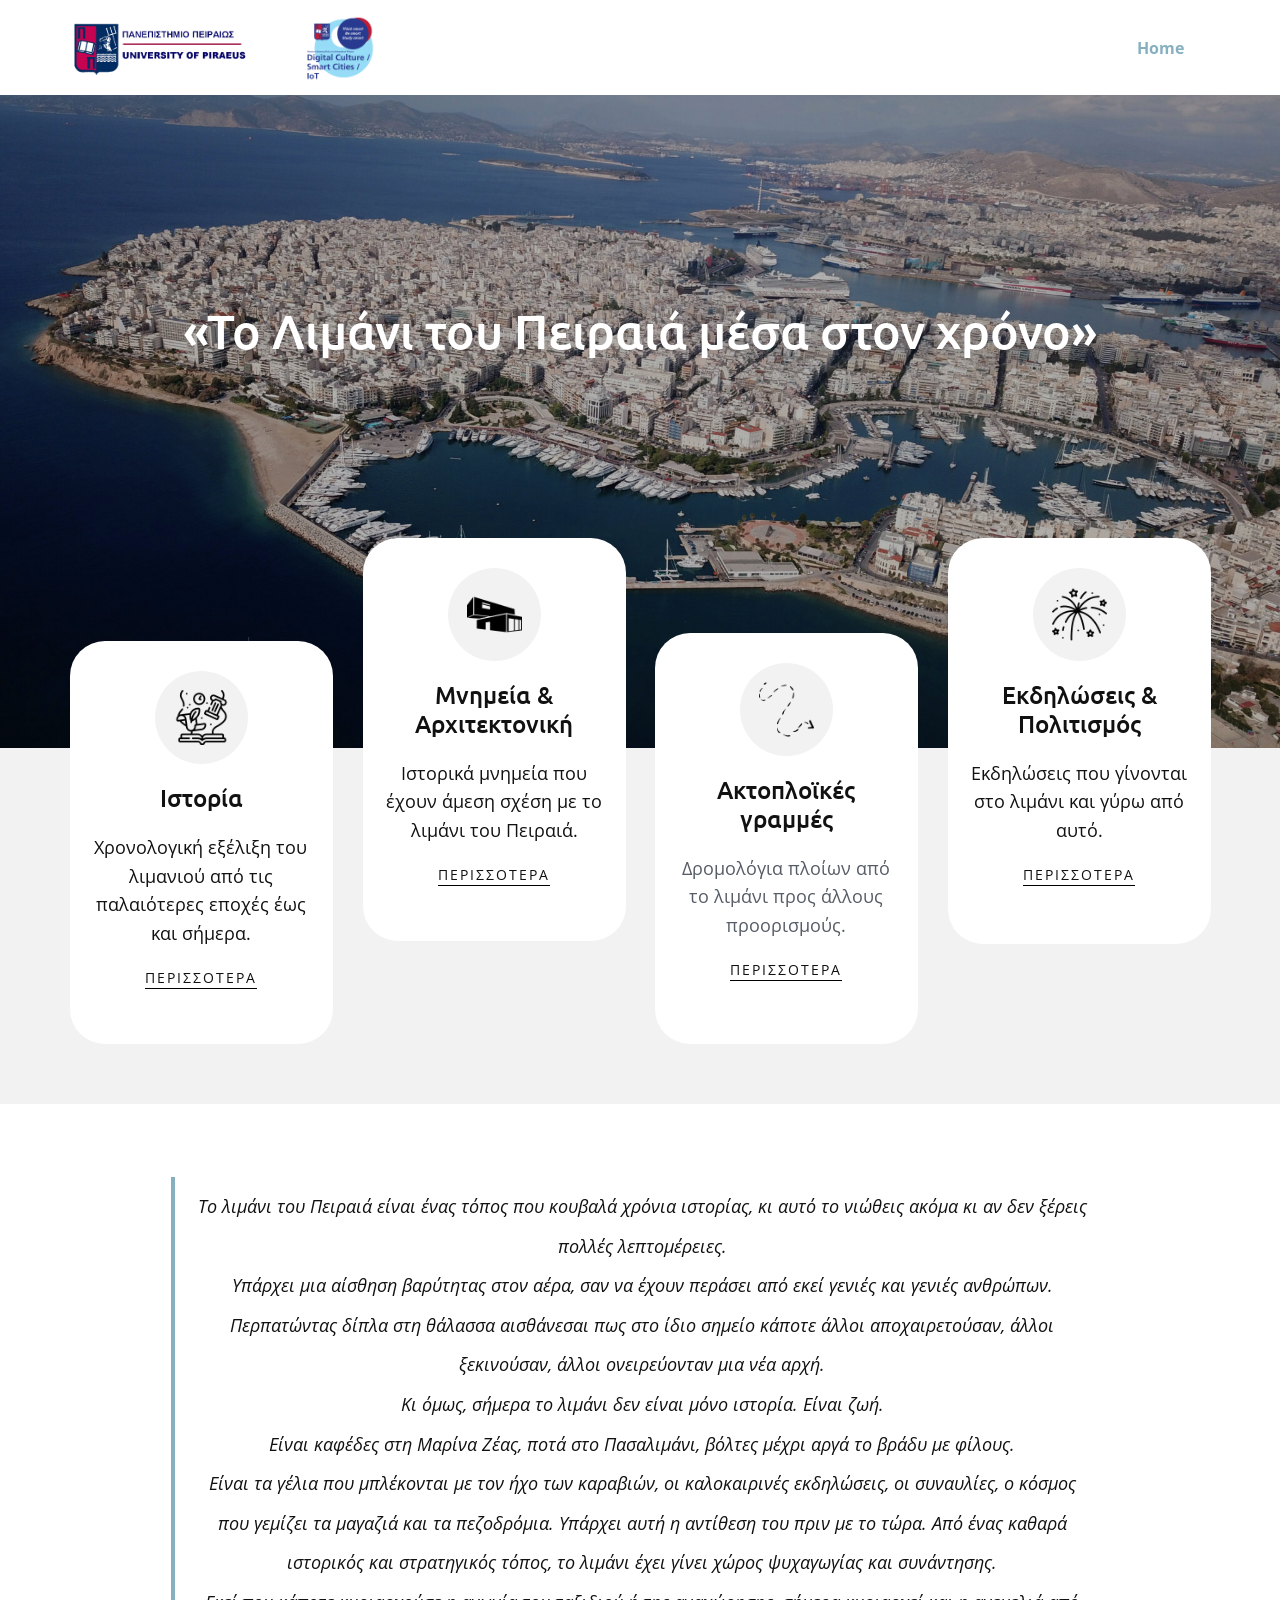
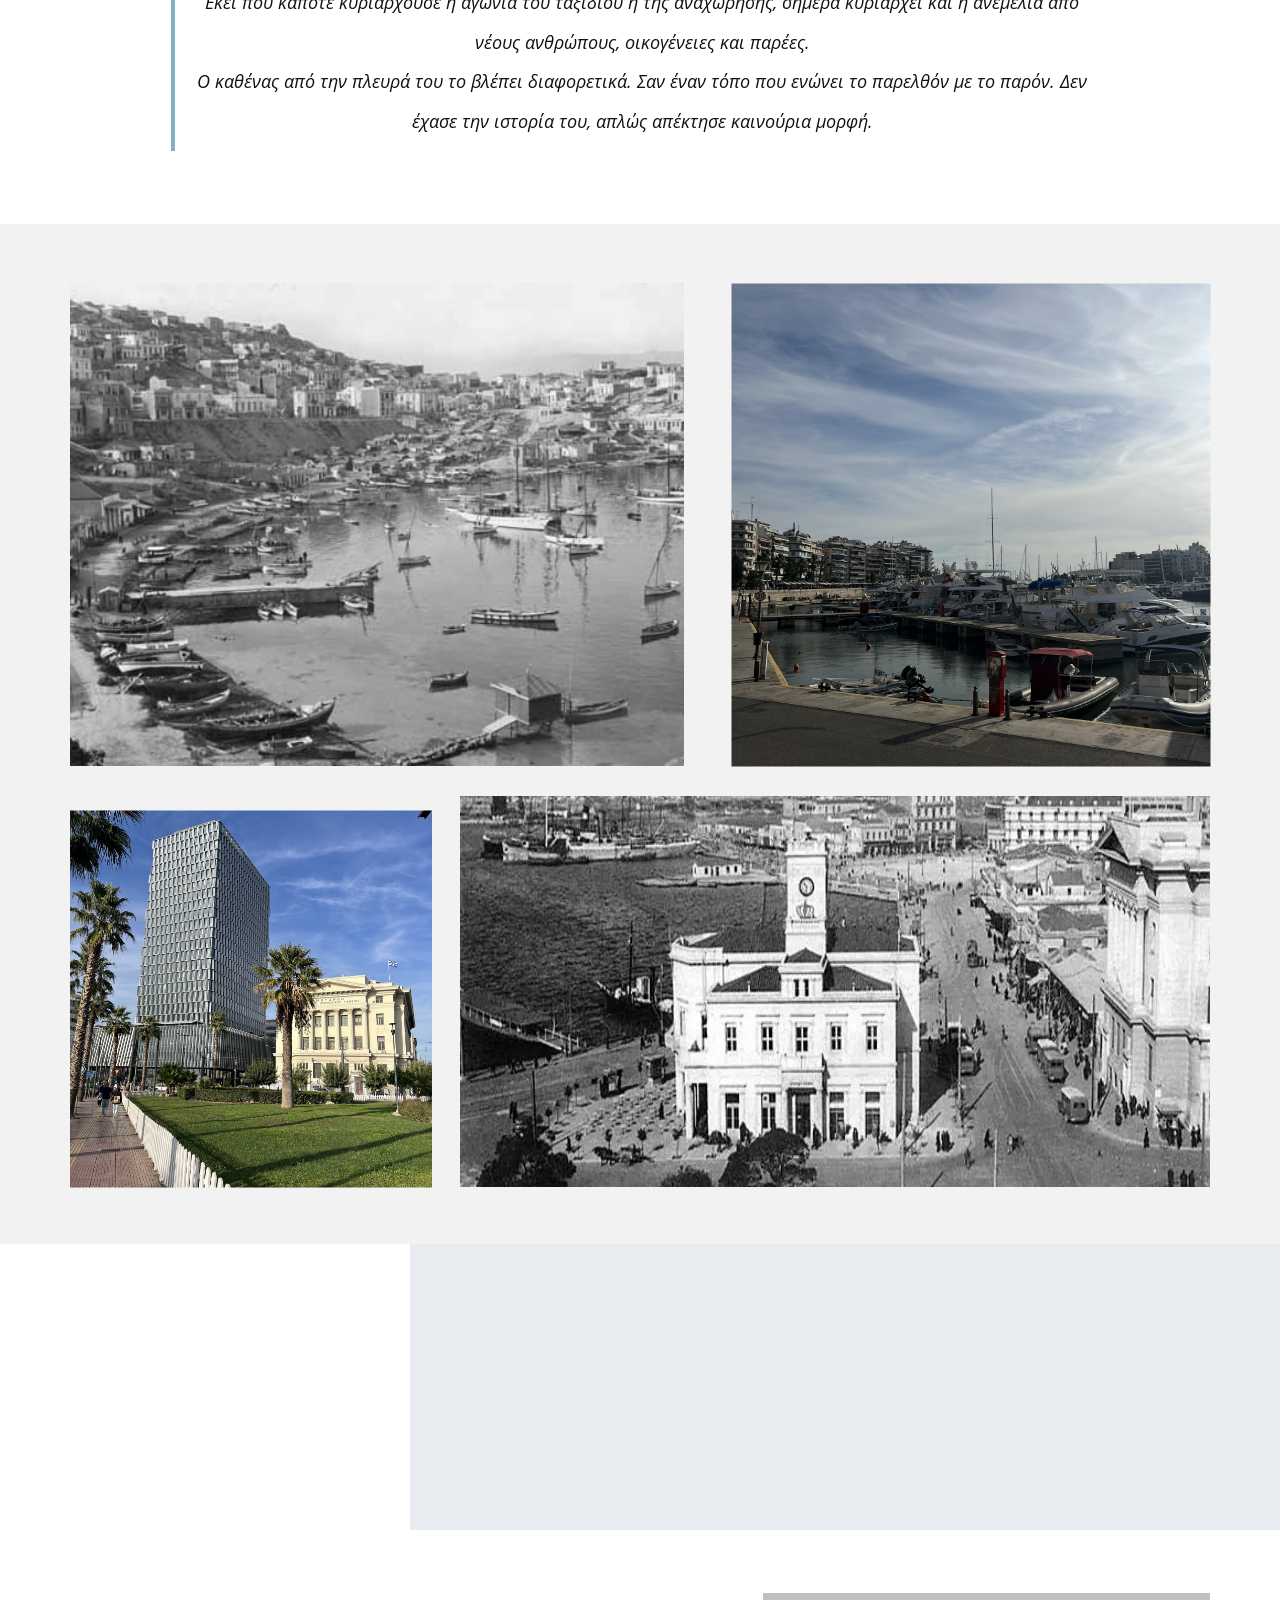
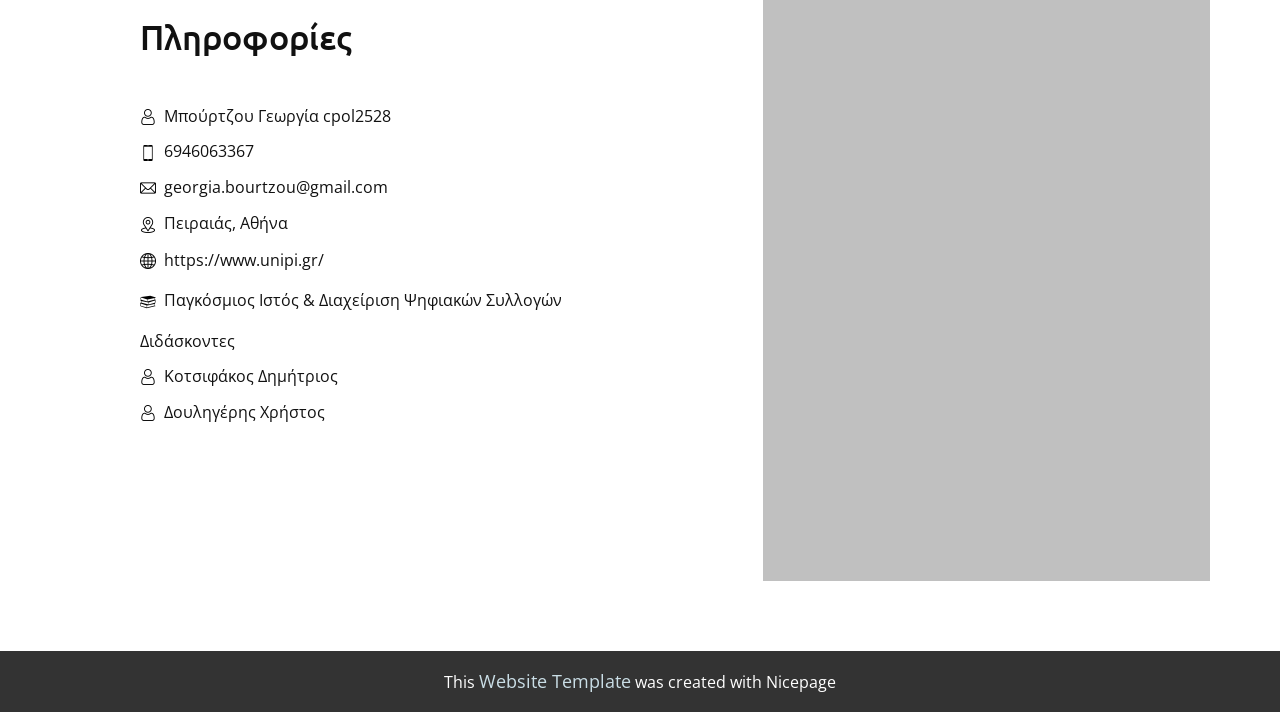
<file: index.html>
<!DOCTYPE html>
<html style="font-size: 16px;" lang="en"><head>
    <meta name="viewport" content="width=device-width, initial-scale=1.0">
    <meta charset="utf-8">
    <meta name="keywords" content="Smart Home, About Smart Home​, Manage Everything, ​Ready to build a smarter home?​, ​About Smart Homes, ​What People Say?, ​        Our Works, ​All devices sync together at your home, Our Tea​m, Facts &amp;amp; Questions">
    <meta name="description" content="">
    <title>Home</title>
    <link rel="stylesheet" href="nicepage.css" media="screen">
<link rel="stylesheet" href="index.css" media="screen">
    <script class="u-script" type="text/javascript" src="jquery.js" defer=""></script>
    <script class="u-script" type="text/javascript" src="nicepage.js" defer=""></script>
    <meta name="generator" content="Nicepage 8.3.6, nicepage.com">
    
    
    
    
    
    
    <link id="u-page-google-font" rel="stylesheet" href="https://fonts.googleapis.com/css2?display=swap&amp;family=Ubuntu:ital,wght@0,300;0,400;0,500;0,700;1,300;1,400;1,500;1,700&amp;family=Open+Sans:ital,wght@0,300;0,400;0,500;0,600;0,700;0,800;1,300;1,400;1,500;1,600;1,700;1,800">
    <script type="application/ld+json">{
		"@context": "http://schema.org",
		"@type": "Organization",
		"name": "WebSite6601394",
		"logo": "images/unipi.png"
}</script>
    <meta name="theme-color" content="#86afc0">
    <meta property="og:title" content="Home">
    <meta property="og:type" content="website">
  <meta data-intl-tel-input-cdn-path="intlTelInput/"></head>
  <body data-home-page="Home.html" data-home-page-title="Home" data-path-to-root="./" data-include-products="false" class="u-body u-clearfix u-xl-mode" data-lang="en"><header class="u-clearfix u-header u-header" id="header"><div class="u-clearfix u-sheet u-valign-middle-lg u-valign-middle-md u-valign-middle-sm u-valign-middle-xs u-sheet-1">
        <a href="https://www.unipi.gr/" class="u-image u-logo u-image-1" data-image-width="871" data-image-height="312">
          <img src="images/unipi.png" class="u-logo-image u-logo-image-1" title="UNIPI">
        </a>
        <nav class="u-menu u-menu-one-level u-offcanvas u-menu-1" role="navigation" data-responsive-from="MD">
          <div class="menu-collapse" style="font-size: 1rem; letter-spacing: 0px; font-weight: 700;">
            <a class="u-button-style u-custom-active-border-color u-custom-active-color u-custom-border u-custom-border-color u-custom-borders u-custom-color u-custom-hover-border-color u-custom-hover-color u-custom-left-right-menu-spacing u-custom-padding-bottom u-custom-text-active-color u-custom-text-color u-custom-text-decoration u-custom-text-hover-color u-custom-text-shadow u-custom-top-bottom-menu-spacing u-hamburger-link u-nav-link u-text-active-palette-1-base u-text-hover-palette-2-base" href="#" tabindex="-1" aria-label="Open menu" aria-controls="d03b">
              <svg class="u-svg-link" viewBox="0 0 24 24"><use xlink:href="#menu-hamburger"></use></svg>
              <svg class="u-svg-content" version="1.1" id="menu-hamburger" viewBox="0 0 16 16" x="0px" y="0px" xmlns:xlink="http://www.w3.org/1999/xlink" xmlns="http://www.w3.org/2000/svg"><g><rect y="1" width="16" height="2"></rect><rect y="7" width="16" height="2"></rect><rect y="13" width="16" height="2"></rect>
</g></svg>
            </a>
          </div>
          <div class="u-custom-menu u-nav-container">
            <ul role="menubar" class="u-nav u-spacing-20 u-unstyled u-nav-1"><li role="none" class="u-nav-item"><a role="menuitem" class="u-border-active-palette-1-base u-border-hover-palette-1-base u-border-no-bottom u-border-no-left u-border-no-right u-border-no-top u-button-style u-nav-link u-text-active-palette-1-base u-text-grey-90 u-text-hover-palette-2-base u-nav-link-2" href="./">Home</a>
</li></ul>
          </div>
          <div class="u-custom-menu u-nav-container-collapse" id="d03b" role="region" aria-label="Menu panel">
            <div class="u-black u-container-style u-inner-container-layout u-opacity u-opacity-95 u-sidenav">
              <div class="u-inner-container-layout u-sidenav-overflow">
                <div class="u-menu-close" tabindex="-1" aria-label="Close menu"></div>
                <ul class="u-align-center u-nav u-popupmenu-items u-unstyled u-nav-2" role="menubar"><li role="none" class="u-nav-item"><a role="menuitem" class="u-button-style u-nav-link" href="./">Home</a>
</li></ul>
              </div>
            </div>
            <div class="u-black u-menu-overlay u-opacity u-opacity-70"></div>
          </div>
          <style class="menu-style">@media (max-width: 939px) {
                    [data-responsive-from="MD"] .u-nav-container {
                        display: none;
                    }
                    [data-responsive-from="MD"] .menu-collapse {
                        display: block;
                    }
                }</style>
        </nav>
        <a href="https://cs.unipi.gr/cs-psipol/dc/" class="u-image u-logo u-image-2" data-image-width="960" data-image-height="600">
          <img src="images/DigitalCulture.png" class="u-logo-image u-logo-image-2" title="UNIPI-PSIPOL">
        </a>
      </div></header>
    <section class="u-align-center u-clearfix u-container-align-center u-grey-5 u-valign-top-lg u-valign-top-xl u-section-1" src="" id="carousel_3dba">
      <div class="u-container-align-center u-container-style u-expanded-width u-group u-image u-shading u-image-1" data-image-width="2048" data-image-height="1152">
        <div class="u-container-layout u-valign-top u-container-layout-1">
          <h2 class="u-align-center u-text u-text-default u-text-1">«Το Λιμάνι του Πειραιά μέσα στον χρόνο» </h2>
        </div>
      </div>
      <div class="data-layout-selected u-clearfix u-gutter-30 u-layout-wrap u-layout-wrap-1">
        <div class="u-layout">
          <div class="u-layout-row">
            <div class="u-size-15 u-size-30-md">
              <div class="u-layout-col">
                <div class="u-container-style u-hidden-sm u-hidden-xs u-layout-cell u-size-20 u-layout-cell-1">
                  <div class="u-container-layout u-container-layout-2"></div>
                </div>
                <div class="u-align-center u-container-align-center u-container-style u-layout-cell u-radius u-shape-round u-size-40 u-white u-layout-cell-2" data-animation-name="customAnimationIn" data-animation-duration="1500" data-animation-delay="250">
                  <div class="u-container-layout u-valign-top u-container-layout-3"><span class="u-align-center u-file-icon u-grey-5 u-icon u-icon-circle u-icon-1" data-animation-name="" data-animation-duration="0" data-animation-delay="0" data-animation-direction=""><img src="images/10278074.png" alt=""></span>
                    <h4 class="u-align-center u-text u-text-2"> Ιστορία</h4>
                    <p class="u-align-center u-text u-text-3">Χρονολογική εξέλιξη του λιμανιού από τις παλαιότερες εποχές έως και σήμερα.</p>
                    <a href="Ιστορία.html" data-page-id="414428850" class="u-active-none u-align-center u-border-1 u-border-active-grey-60 u-border-black u-border-hover-grey-60 u-border-no-left u-border-no-right u-border-no-top u-btn u-button-style u-hover-none u-none u-text-body-color u-btn-1" title="History">Περισσοτερα</a>
                  </div>
                </div>
              </div>
            </div>
            <div class="u-size-15 u-size-30-md">
              <div class="u-layout-col">
                <div class="u-align-center u-container-align-center u-container-style u-layout-cell u-radius u-shape-round u-size-40 u-white u-layout-cell-3" data-animation-name="customAnimationIn" data-animation-duration="1500" data-animation-delay="250">
                  <div class="u-container-layout u-valign-top u-container-layout-4"><span class="u-align-center u-file-icon u-grey-5 u-icon u-icon-circle u-icon-2" data-animation-name="" data-animation-duration="0" data-animation-delay="0" data-animation-direction=""><img src="images/47579.png" alt=""></span>
                    <h4 class="u-align-center u-text u-text-4">Μνημεία &amp; Αρχιτεκτονική</h4>
                    <p class="u-align-center u-text u-text-5">Ιστορικά μνημεία που έχουν άμεση σχέση με το λιμάνι του Πειραιά.</p>
                    <a href="Μνημεία.html" data-page-id="34376613" class="u-active-none u-align-center u-border-1 u-border-active-grey-60 u-border-black u-border-hover-grey-60 u-border-no-left u-border-no-right u-border-no-top u-btn u-button-style u-hover-none u-none u-text-body-color u-btn-2" title="Μνημεία">ΠΕΡΙΣΣΟΤΕΡΑ </a>
                  </div>
                </div>
                <div class="u-container-style u-hidden-sm u-hidden-xs u-layout-cell u-size-20 u-layout-cell-4">
                  <div class="u-container-layout u-container-layout-5"></div>
                </div>
              </div>
            </div>
            <div class="u-size-15 u-size-30-md">
              <div class="u-layout-col">
                <div class="u-container-style u-hidden-sm u-hidden-xs u-layout-cell u-size-20 u-layout-cell-5">
                  <div class="u-container-layout u-container-layout-6"></div>
                </div>
                <div class="u-align-center u-container-align-center u-container-style u-layout-cell u-radius u-shape-round u-size-40 u-white u-layout-cell-6" data-animation-name="customAnimationIn" data-animation-duration="1500" data-animation-delay="250">
                  <div class="u-container-layout u-valign-top u-container-layout-7"><span class="u-align-center u-file-icon u-grey-5 u-icon u-icon-circle u-icon-3" data-animation-name="" data-animation-duration="0" data-animation-delay="0" data-animation-direction=""><img src="images/64787.png" alt=""></span>
                    <h4 class="u-align-center u-text u-text-6">Ακτοπλοϊκές γραμμές </h4>
                    <p class="u-align-center u-text u-text-palette-5-dark-2 u-text-7">Δρομολόγια πλοίων από το λιμάνι προς άλλους προορισμούς.</p>
                    <a href="Ακτοπλοϊκές-γραμμές.html" data-page-id="279202391" class="u-active-none u-align-center u-border-1 u-border-active-grey-60 u-border-black u-border-hover-grey-60 u-border-no-left u-border-no-right u-border-no-top u-btn u-button-style u-hover-none u-none u-text-body-color u-btn-3" title="Ακτοπλοϊκές γραμμές">ΠΕΡΙΣΣΟΤΕΡΑ</a>
                  </div>
                </div>
              </div>
            </div>
            <div class="u-size-15 u-size-30-md">
              <div class="u-layout-col">
                <div class="u-align-center u-container-align-center u-container-style u-layout-cell u-radius u-shape-round u-size-40 u-white u-layout-cell-7" data-animation-name="customAnimationIn" data-animation-duration="1500" data-animation-delay="250">
                  <div class="u-container-layout u-valign-top u-container-layout-8"><span class="u-align-center u-file-icon u-grey-5 u-icon u-icon-circle u-icon-4" data-animation-name="" data-animation-duration="0" data-animation-delay="0" data-animation-direction=""><img src="images/2963356.png" alt=""></span>
                    <h4 class="u-align-center u-text u-text-8"> Εκδηλώσεις &amp; Πολιτισμός</h4>
                    <p class="u-align-center u-text u-text-9">Εκδηλώσεις που γίνονται στο λιμάνι και γύρω από αυτό.</p>
                    <a href="Εκδηλώσεις.html" data-page-id="141017225" class="u-active-none u-align-center u-border-1 u-border-active-grey-60 u-border-black u-border-hover-grey-60 u-border-no-left u-border-no-right u-border-no-top u-btn u-button-style u-hover-none u-none u-text-body-color u-btn-4" title="Εκδηλώσεις">ΠΕΡΙΣΣΟΤΕΡΑ</a>
                  </div>
                </div>
                <div class="u-container-style u-hidden-sm u-hidden-xs u-layout-cell u-size-20 u-layout-cell-8">
                  <div class="u-container-layout u-container-layout-9"></div>
                </div>
              </div>
            </div>
          </div>
        </div>
      </div>
    </section>
    <section class="u-align-center u-clearfix u-container-align-center u-section-2" id="block-5">
      <div class="u-clearfix u-sheet u-valign-middle u-sheet-1">
        <blockquote class="u-align-center u-text u-text-1"> Το λιμάνι του Πειραιά είναι ένας τόπος που κουβαλά χρόνια ιστορίας, κι αυτό το νιώθεις ακόμα κι αν δεν ξέρεις πολλές λεπτομέρειες.<br>Υπάρχει μια αίσθηση βαρύτητας στον αέρα, σαν να έχουν περάσει από εκεί γενιές και γενιές ανθρώπων.<br>Περπατώντας δίπλα στη θάλασσα  αισθάνεσαι πως στο ίδιο σημείο κάποτε άλλοι αποχαιρετούσαν, άλλοι ξεκινούσαν, άλλοι ονειρεύονταν μια νέα αρχή.<br>Κι όμως, σήμερα το λιμάνι δεν είναι μόνο ιστορία. Είναι ζωή.<br>Είναι καφέδες στη Μαρίνα Ζέας, ποτά στο Πασαλιμάνι, βόλτες μέχρι αργά το βράδυ με φίλους.<br>Είναι τα γέλια που μπλέκονται με τον ήχο των καραβιών, οι καλοκαιρινές εκδηλώσεις, οι συναυλίες, ο κόσμος που γεμίζει τα μαγαζιά και τα πεζοδρόμια.
Υπάρχει αυτή η αντίθεση του πριν με το τώρα. Από ένας καθαρά ιστορικός και στρατηγικός τόπος, το λιμάνι έχει γίνει χώρος ψυχαγωγίας και συνάντησης.<br>Εκεί που κάποτε κυριαρχούσε η αγωνία του ταξιδιού ή της αναχώρησης, σήμερα κυριαρχεί και η ανεμελιά από νέους ανθρώπους, οικογένειες και παρέες.<br>Ο καθένας από την πλευρά του το βλέπει διαφορετικά. Σαν έναν τόπο που ενώνει το παρελθόν με το παρόν. Δεν έχασε την ιστορία του, απλώς απέκτησε καινούρια μορφή.<br>
        </blockquote>
      </div>
    </section>
    <section class="u-clearfix u-color-var u-section-3" id="block-6">
      <div class="u-clearfix u-sheet u-valign-middle-lg u-valign-middle-md u-valign-middle-sm u-valign-middle-xs u-sheet-1">
        <div class="data-layout-selected u-align-left u-clearfix u-expanded-width u-gutter-30 u-layout-wrap u-layout-wrap-1">
          <div class="u-layout">
            <div class="u-layout-col">
              <div class="u-size-30">
                <div class="u-layout-row">
                  <div class="u-container-align-center u-container-style u-image u-layout-cell u-size-33 u-image-1" data-image-width="500" data-image-height="398">
                    <div class="u-container-layout u-container-layout-1"></div>
                  </div>
                  <div class="u-container-style u-layout-cell u-size-27 u-layout-cell-2">
                    <div class="u-container-layout u-container-layout-2">
                      <div class="u-rotation-parent u-rotation-parent-1">
                        <img class="u-image u-image-default u-image-2" src="images/IMG_5073.jpeg" alt="" data-image-width="3024" data-image-height="4032">
                      </div>
                    </div>
                  </div>
                </div>
              </div>
              <div class="u-size-30">
                <div class="u-layout-row">
                  <div class="u-container-style u-layout-cell u-size-20 u-layout-cell-3">
                    <div class="u-container-layout u-valign-bottom-xl u-container-layout-3">
                      <div class="u-rotation-parent u-rotation-parent-2">
                        <img class="u-image u-image-default u-image-3" src="images/IMG_5076.jpeg" alt="" data-image-width="3024" data-image-height="4032">
                      </div>
                    </div>
                  </div>
                  <div class="u-container-style u-image u-layout-cell u-size-40 u-image-4" data-image-width="750" data-image-height="500">
                    <div class="u-container-layout u-container-layout-4"></div>
                  </div>
                </div>
              </div>
            </div>
          </div>
        </div>
        <p class="u-text u-text-default u-text-1">Image from <a href="freepik.com" class="u-active-none u-border-none u-btn u-button-link u-button-style u-hover-none u-none u-text-grey-40 u-btn-1">Freepik</a>
        </p>
      </div>
    </section>
    <section class="u-clearfix u-white u-section-4" id="sec-4709">
      <div class="u-opacity u-opacity-75 u-palette-5-light-2 u-shape u-shape-rectangle u-shape-1"></div>
      <div class="u-grey-25 u-shape u-shape-rectangle u-shape-2"></div>
      <div class="data-layout-selected u-clearfix u-gutter-10 u-layout-wrap u-layout-wrap-1">
        <div class="u-gutter-0 u-layout">
          <div class="u-layout-row">
            <div class="u-align-left u-container-align-left u-container-style u-layout-cell u-left-cell u-size-30 u-layout-cell-1">
              <div class="u-container-layout u-container-layout-1"><span class="u-file-icon u-icon u-icon-1" title="Ονομάζομαι Μπούρτζου Γεωργία και παρακολουθώ το μεταπτυχιακό πρόγραμμα σπουδών «Ψηφιακός Πολιτισμός, Έξυπνες Πόλεις, IoT και Προηγμένες Ψηφιακές Τεχνολογίες», στην κατεύθυνση του Ψηφιακού Πολιτισμού.  Η παρούσα ψηφιακή εργασία έχει ως στόχο να παρουσιάσει την ιστορική εξέλιξη του λιμένα του Πειραιά και τον τρόπο με τον οποίο εξελίχθηκε από έναν χώρο μεταφοράς εμπορευμάτων και επιβατών σε έναν πολυλειτουργικό χώρο με σημαντικό ρόλο στην οικονομική, κοινωνική και πολιτιστική ζωή της πόλης.  Μέσα από μια διαδραστική ιστοσελίδα παρουσιάζονται η ιστορία του λιμανιού, σημαντικά σημεία ενδιαφέροντος της περιοχής και ένας διαδραστικός χάρτης που απεικονίζει τη ναυτιλιακή δραστηριότητα και τις θαλάσσιες συνδέσεις του Πειραιά." data-animation-name="fadeIn" data-animation-duration="1000" data-animation-delay="0"><img src="images/1076337.png" alt=""></span>
                <h3 class="u-text u-text-default u-text-1">Πληροφορίες</h3>
                <p class="u-text u-text-2"><span class="u-file-icon u-icon"><img src="images/1077063.png" alt=""></span>&nbsp; Μπούρτζου Γεωργία cpol2528
                </p>
                <p class="u-text u-text-3"><span class="u-file-icon u-icon"><img src="images/15874.png" alt=""></span>&nbsp; 6946063367
                </p>
                <p class="u-text u-text-4"><span class="u-file-icon u-icon"><img src="images/646094.png" alt=""></span>&nbsp; georgia.bourtzou@gmail.com
                </p>
                <p class="u-text u-text-5"><span class="u-file-icon u-icon"><img src="images/535239.png" alt=""></span>&nbsp; Πειραιάς, Αθήνα
                </p>
                <p class="u-text u-text-6"><span class="u-file-icon u-icon"><img src="images/1006771.png" alt=""></span>&nbsp;​ https://www.unipi.gr/
                </p>
                <p class="u-text u-text-7"><span class="u-file-icon u-icon"><img src="images/29302.png" alt=""></span>&nbsp;&nbsp;​Παγκόσμιος Ιστός &amp; Διαχείριση Ψηφιακών Συλλογών
                </p>
                <p class="u-text u-text-8">Διδάσκοντες<br>
                </p>
                <p class="u-text u-text-9"><span class="u-file-icon u-icon"><img src="images/1077063.png" alt=""></span>&nbsp; Κοτσιφάκος Δημήτριος<br>
                </p>
                <p class="u-text u-text-10"><span class="u-file-icon u-icon"><img src="images/1077063.png" alt=""></span>&nbsp; Δουληγέρης Χρήστος<br>
                </p>
              </div>
            </div>
            <div class="u-align-left u-container-align-left u-container-style u-layout-cell u-right-cell u-size-30 u-layout-cell-2" data-animation-name="customAnimationIn" data-animation-duration="1500" data-animation-delay="500">
              <div class="u-container-layout">
                <div class="u-align-left u-expanded u-grey-10 u-map u-map-1">
                  <div class="embed-responsive">
                    <iframe class="embed-responsive-item" src="https://maps.google.com/maps?output=embed&amp;q=%CE%A0%CE%B5%CE%B9%CF%81%CE%B1%CE%B9%CE%AC%CF%82&amp;t=m" data-map="[base64]"></iframe>
                  </div>
                </div>
              </div>
            </div>
          </div>
        </div>
      </div>
    </section>
    
    
    
    
    <section class="u-backlink u-clearfix u-grey-80"> This <a href="https://nicepage.com/website-templates">Website Template</a> was created with Nicepage 
    </section>
  
</body></html>
</file>
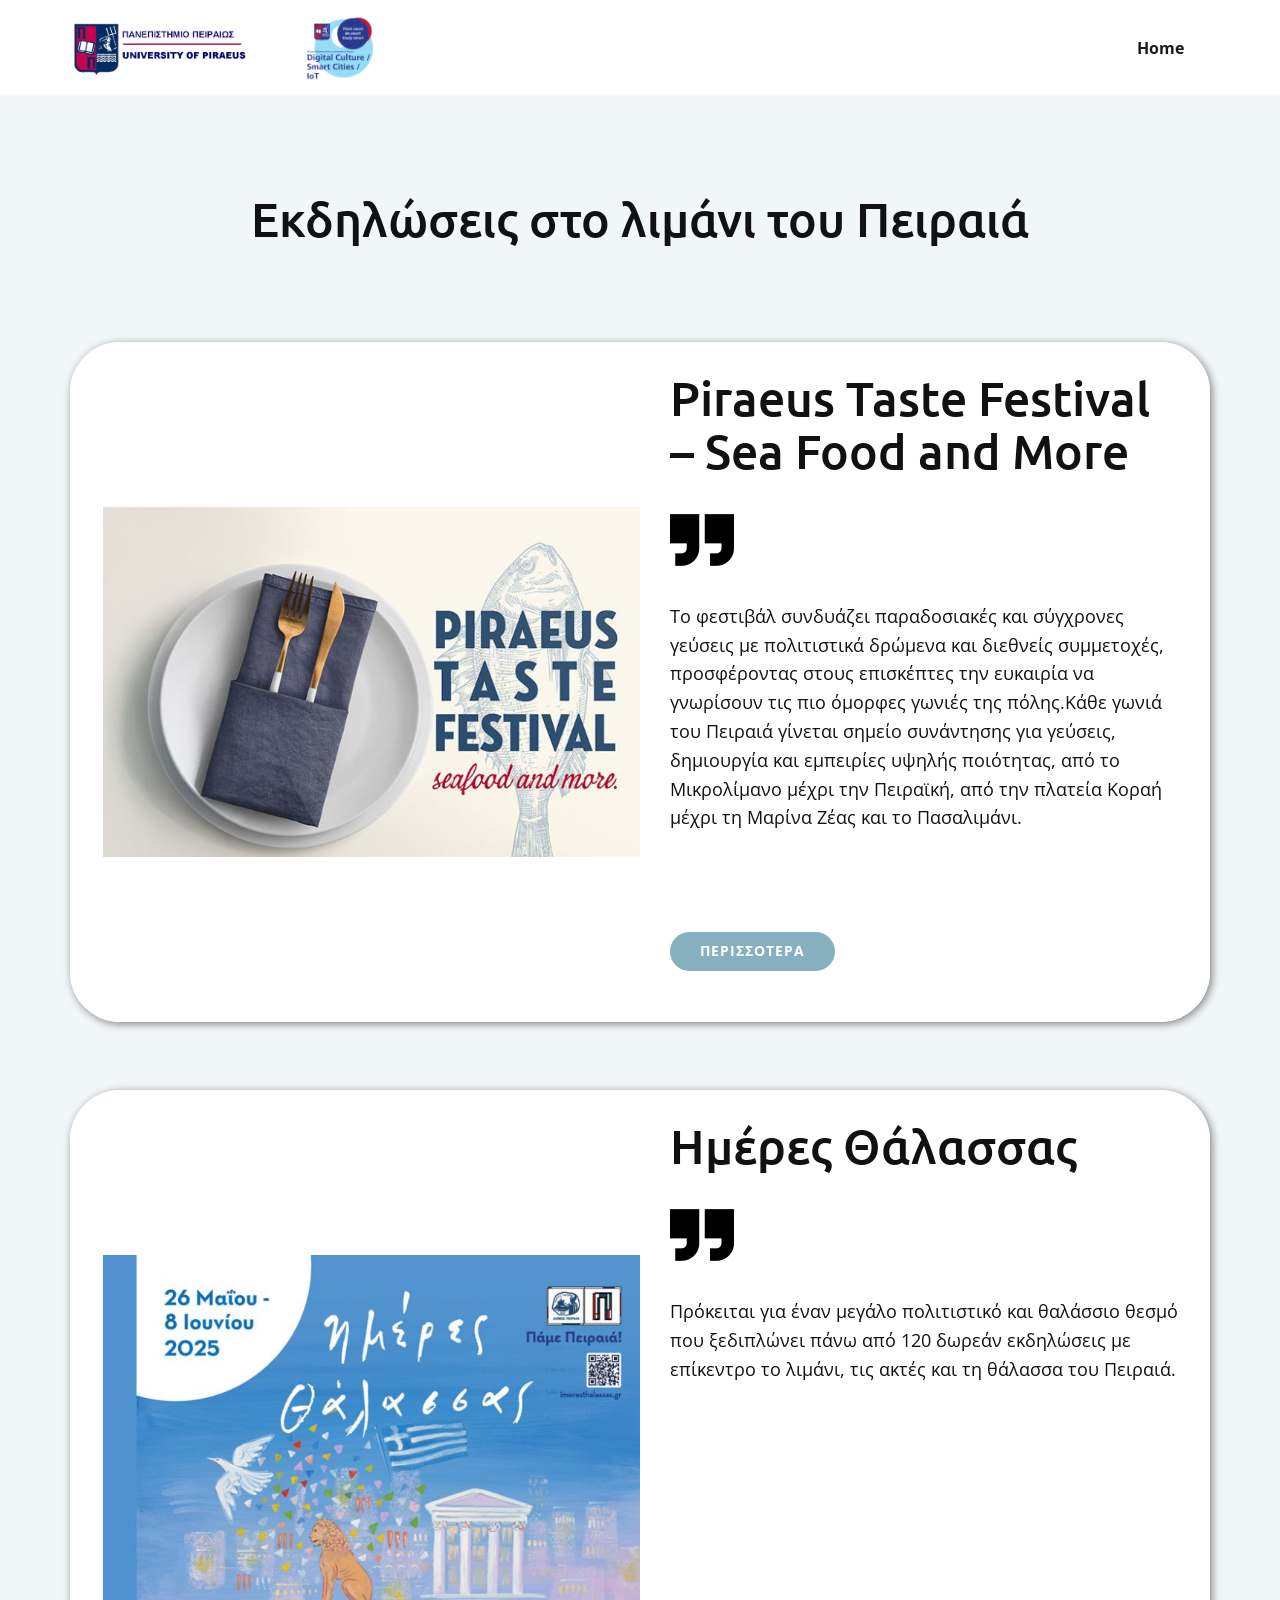
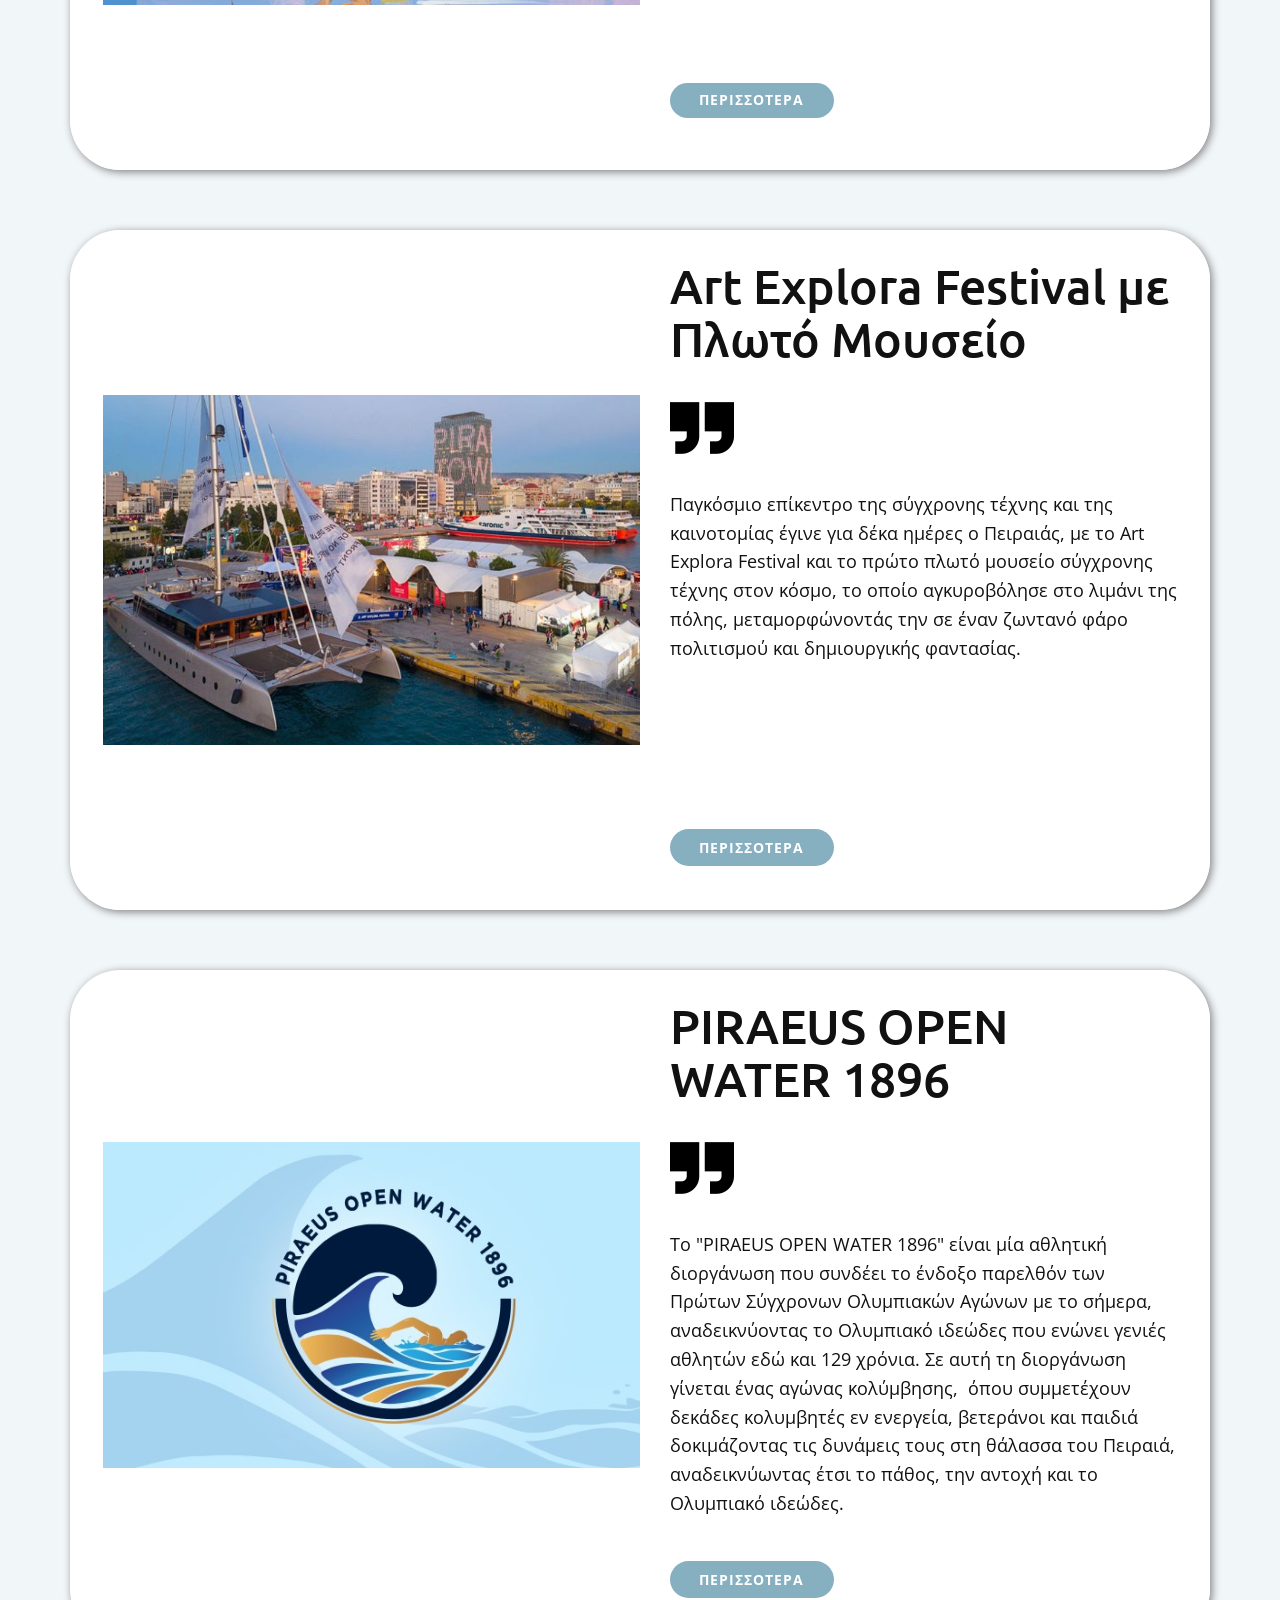
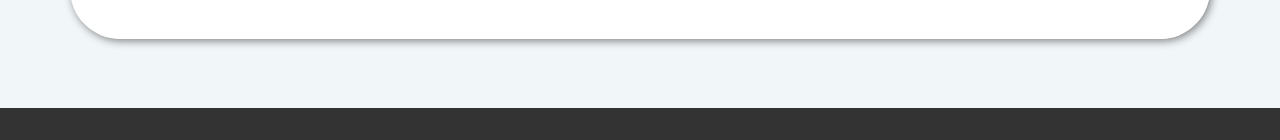
<file: Εκδηλώσεις.html>
<!DOCTYPE html>
<html style="font-size: 16px;" lang="en"><head>
    <meta name="viewport" content="width=device-width, initial-scale=1.0">
    <meta charset="utf-8">
    <meta name="keywords" content="News​, 10 Must-Have Smart Home Devices, Affordable Ways to Upgrade Your Living Space, Voice Control and Home Automation, Energy Efficiency and Smart Homes">
    <meta name="description" content="">
    <title>Εκδηλώσεις</title>
    <link rel="stylesheet" href="nicepage.css" media="screen">
<link rel="stylesheet" href="Εκδηλώσεις.css" media="screen">
    <script class="u-script" type="text/javascript" src="jquery.js" defer=""></script>
    <script class="u-script" type="text/javascript" src="nicepage.js" defer=""></script>
    <meta name="generator" content="Nicepage 8.3.6, nicepage.com">
    
    
    
    
    
    
    
    <link id="u-page-google-font" rel="stylesheet" href="https://fonts.googleapis.com/css2?display=swap&amp;family=Ubuntu:ital,wght@0,300;0,400;0,500;0,700;1,300;1,400;1,500;1,700&amp;family=Open+Sans:ital,wght@0,300;0,400;0,500;0,600;0,700;0,800;1,300;1,400;1,500;1,600;1,700;1,800">
    <script type="application/ld+json">{
		"@context": "http://schema.org",
		"@type": "Organization",
		"name": "WebSite6601394",
		"logo": "images/unipi.png"
}</script>
    <meta name="theme-color" content="#86afc0">
    <meta property="og:title" content="Εκδηλώσεις">
    <meta property="og:type" content="website">
  <meta data-intl-tel-input-cdn-path="intlTelInput/"></head>
  <body data-path-to-root="./" data-include-products="false" class="u-body u-clearfix u-xl-mode" data-lang="en"><header class="u-clearfix u-header u-header" id="header"><div class="u-clearfix u-sheet u-valign-middle-lg u-valign-middle-md u-valign-middle-sm u-valign-middle-xs u-sheet-1">
        <a href="https://www.unipi.gr/" class="u-image u-logo u-image-1" data-image-width="871" data-image-height="312">
          <img src="images/unipi.png" class="u-logo-image u-logo-image-1" title="UNIPI">
        </a>
        <nav class="u-menu u-menu-one-level u-offcanvas u-menu-1" role="navigation" data-responsive-from="MD">
          <div class="menu-collapse" style="font-size: 1rem; letter-spacing: 0px; font-weight: 700;">
            <a class="u-button-style u-custom-active-border-color u-custom-active-color u-custom-border u-custom-border-color u-custom-borders u-custom-color u-custom-hover-border-color u-custom-hover-color u-custom-left-right-menu-spacing u-custom-padding-bottom u-custom-text-active-color u-custom-text-color u-custom-text-decoration u-custom-text-hover-color u-custom-text-shadow u-custom-top-bottom-menu-spacing u-hamburger-link u-nav-link u-text-active-palette-1-base u-text-hover-palette-2-base" href="#" tabindex="-1" aria-label="Open menu" aria-controls="d03b">
              <svg class="u-svg-link" viewBox="0 0 24 24"><use xlink:href="#menu-hamburger"></use></svg>
              <svg class="u-svg-content" version="1.1" id="menu-hamburger" viewBox="0 0 16 16" x="0px" y="0px" xmlns:xlink="http://www.w3.org/1999/xlink" xmlns="http://www.w3.org/2000/svg"><g><rect y="1" width="16" height="2"></rect><rect y="7" width="16" height="2"></rect><rect y="13" width="16" height="2"></rect>
</g></svg>
            </a>
          </div>
          <div class="u-custom-menu u-nav-container">
            <ul role="menubar" class="u-nav u-spacing-20 u-unstyled u-nav-1"><li role="none" class="u-nav-item"><a role="menuitem" class="u-border-active-palette-1-base u-border-hover-palette-1-base u-border-no-bottom u-border-no-left u-border-no-right u-border-no-top u-button-style u-nav-link u-text-active-palette-1-base u-text-grey-90 u-text-hover-palette-2-base u-nav-link-2" href="./">Home</a>
</li></ul>
          </div>
          <div class="u-custom-menu u-nav-container-collapse" id="d03b" role="region" aria-label="Menu panel">
            <div class="u-black u-container-style u-inner-container-layout u-opacity u-opacity-95 u-sidenav">
              <div class="u-inner-container-layout u-sidenav-overflow">
                <div class="u-menu-close" tabindex="-1" aria-label="Close menu"></div>
                <ul class="u-align-center u-nav u-popupmenu-items u-unstyled u-nav-2" role="menubar"><li role="none" class="u-nav-item"><a role="menuitem" class="u-button-style u-nav-link" href="./">Home</a>
</li></ul>
              </div>
            </div>
            <div class="u-black u-menu-overlay u-opacity u-opacity-70"></div>
          </div>
          <style class="menu-style">@media (max-width: 939px) {
                    [data-responsive-from="MD"] .u-nav-container {
                        display: none;
                    }
                    [data-responsive-from="MD"] .menu-collapse {
                        display: block;
                    }
                }</style>
        </nav>
        <a href="https://cs.unipi.gr/cs-psipol/dc/" class="u-image u-logo u-image-2" data-image-width="960" data-image-height="600">
          <img src="images/DigitalCulture.png" class="u-logo-image u-logo-image-2" title="UNIPI-PSIPOL">
        </a>
      </div></header>
    <section class="u-align-center u-clearfix u-container-align-center u-palette-1-light-3 u-section-1" src="" id="carousel_3dba" data-image-width="1980" data-image-height="878">
      <div class="u-clearfix u-sheet u-valign-middle-lg u-valign-middle-md u-valign-middle-sm u-valign-middle-xs u-sheet-1">
        <h1 class="u-align-center u-text u-text-default u-text-1" data-animation-name="customAnimationIn" data-animation-duration="1500" data-animation-delay="0">Εκδηλώσεις στο λιμάνι του Πειραιά</h1>
      </div>
    </section>
    <section class="u-clearfix u-container-align-center u-palette-1-light-3 u-section-2" id="sec-fa44">
      <div class="u-clearfix u-sheet u-valign-middle-lg u-valign-middle-md u-valign-middle-sm u-valign-middle-xs u-sheet-1">
        <div class="data-layout-selected u-clearfix u-expanded-width u-layout-wrap u-radius u-layout-wrap-1" title="">
          <div class="u-layout">
            <div class="u-layout-row">
              <div class="u-container-style u-layout-cell u-radius u-shape-round u-size-30 u-white u-layout-cell-1">
                <div class="u-container-layout u-valign-top-xl u-container-layout-1">
                  <img class="custom-expanded u-image u-image-contain u-image-round u-radius u-image-1" src="images/slider-piraeus-taste-festival-2025-780x470.jpg" data-image-width="780" data-image-height="470">
                </div>
              </div>
              <div class="u-container-style u-layout-cell u-radius u-shape-round u-size-30 u-white u-layout-cell-2">
                <div class="u-container-layout u-valign-top-xl u-container-layout-2">
                  <h2 class="u-text u-text-default u-text-1"> Piraeus Taste Festival – Sea Food and More</h2><span class="u-file-icon u-icon u-icon-1"><img src="images/1634093.png" alt=""></span>
                  <p class="u-text u-text-default u-text-2"> Το φεστιβάλ συνδυάζει παραδοσιακές και σύγχρονες γεύσεις με πολιτιστικά δρώμενα και διεθνείς συμμετοχές, προσφέροντας στους επισκέπτες την ευκαιρία να γνωρίσουν τις πιο όμορφες γωνιές της πόλης.Κάθε γωνιά του Πειραιά γίνεται σημείο συνάντησης για γεύσεις, δημιουργία και εμπειρίες υψηλής ποιότητας, από το Μικρολίμανο μέχρι την Πειραϊκή, από την πλατεία Κοραή μέχρι τη Μαρίνα Ζέας και το Πασαλιμάνι.</p>
                  <a href="https://piraeus.gov.gr/2025/09/15/piraeus-taste-festival-sea-food-and-more-25-28-septemvriou-2025" class="u-btn u-btn-round u-button-style u-hover-palette-1-light-1 u-palette-1-base u-radius u-btn-1" target="_blank">ΠΕΡΙΣΣΟΤΕΡΑ </a>
                </div>
              </div>
            </div>
          </div>
        </div>
      </div>
    </section>
    <section class="u-clearfix u-container-align-center u-palette-1-light-3 u-section-3" id="sec-665d">
      <div class="u-clearfix u-sheet u-valign-middle-lg u-valign-middle-md u-valign-middle-sm u-valign-middle-xs u-sheet-1">
        <div class="data-layout-selected u-clearfix u-expanded-width u-layout-wrap u-palette-5-light-3 u-radius u-layout-wrap-1" title="">
          <div class="u-layout">
            <div class="u-layout-row">
              <div class="u-container-style u-layout-cell u-radius u-shape-round u-size-30 u-white u-layout-cell-1">
                <div class="u-container-layout u-valign-top-xl u-container-layout-1">
                  <img class="custom-expanded u-image u-image-contain u-image-round u-radius u-image-1" src="images/slider-imeres-thalassas-2025-780x470.jpg" data-image-width="780" data-image-height="470">
                </div>
              </div>
              <div class="u-container-style u-gradient u-layout-cell u-radius u-shape-round u-size-30 u-layout-cell-2">
                <div class="u-container-layout u-container-layout-2">
                  <h2 class="u-text u-text-default u-text-1"> Ημέρες Θάλασσας</h2><span class="u-file-icon u-icon u-icon-1"><img src="images/1634093.png" alt=""></span>
                  <p class="u-text u-text-default u-text-2"> Πρόκειται για έναν μεγάλο πολιτιστικό και θαλάσσιο θεσμό που ξεδιπλώνει πάνω από 120 δωρεάν εκδηλώσεις με επίκεντρο το λιμάνι, τις ακτές και τη θάλασσα του Πειραιά.</p>
                  <a href="https://piraeus.gov.gr/2025/05/20/gia-11h-chronia-oi-imeres-thalassas-ston-peiraia/" class="u-btn u-btn-round u-button-style u-hover-palette-1-light-1 u-palette-1-base u-radius u-btn-1" target="_blank">ΠΕΡΙΣΣΟΤΕΡΑ </a>
                </div>
              </div>
            </div>
          </div>
        </div>
      </div>
    </section>
    <section class="u-clearfix u-container-align-center u-palette-1-light-3 u-section-4" id="sec-33bb">
      <div class="u-clearfix u-sheet u-valign-middle-lg u-valign-middle-md u-valign-middle-sm u-valign-middle-xs u-sheet-1">
        <div class="data-layout-selected u-clearfix u-expanded-width u-layout-wrap u-radius u-layout-wrap-1" title="">
          <div class="u-layout">
            <div class="u-layout-row">
              <div class="u-container-style u-layout-cell u-radius u-shape-round u-size-30 u-white u-layout-cell-1">
                <div class="u-container-layout u-valign-top-xl u-container-layout-1">
                  <img class="custom-expanded u-image u-image-contain u-image-round u-radius u-image-1" src="images/slider-art-explora-780x470.jpg" data-image-width="780" data-image-height="470">
                </div>
              </div>
              <div class="u-container-style u-layout-cell u-radius u-shape-round u-size-30 u-white u-layout-cell-2">
                <div class="u-container-layout u-container-layout-2">
                  <h2 class="u-text u-text-default u-text-1"> Art Explora Festival με Πλωτό Μουσείο</h2><span class="u-file-icon u-icon u-icon-1"><img src="images/1634093.png" alt=""></span>
                  <p class="u-text u-text-default u-text-2"> Παγκόσμιο επίκεντρο της σύγχρονης τέχνης και της καινοτομίας έγινε για δέκα ημέρες ο Πειραιάς, με το Art Explora Festival και το πρώτο πλωτό μουσείο σύγχρονης τέχνης στον κόσμο, το οποίο αγκυροβόλησε στο λιμάνι της πόλης, μεταμορφώνοντάς την σε έναν ζωντανό φάρο πολιτισμού και δημιουργικής φαντασίας.</p>
                  <a href="https://piraeus.gov.gr/2025/10/13/art-explora-festival-o-peiraias-sto-epikentro-ths-agkosmias-technis/" class="u-btn u-btn-round u-button-style u-hover-palette-1-light-1 u-palette-1-base u-radius u-btn-1" target="_blank">ΠΕΡΙΣΣΟΤΕΡΑ </a>
                </div>
              </div>
            </div>
          </div>
        </div>
      </div>
    </section>
    <section class="u-clearfix u-container-align-center u-palette-1-light-3 u-section-5" id="sec-b113">
      <div class="u-clearfix u-sheet u-valign-middle-lg u-valign-middle-md u-valign-middle-sm u-valign-middle-xs u-valign-top-xl u-sheet-1">
        <div class="data-layout-selected u-clearfix u-expanded-width u-layout-wrap u-radius u-white u-layout-wrap-1" title="">
          <div class="u-layout">
            <div class="u-layout-row">
              <div class="u-container-style u-layout-cell u-size-30 u-layout-cell-1">
                <div class="u-container-layout u-valign-middle-xl u-container-layout-1">
                  <img class="custom-expanded u-image u-image-contain u-image-round u-radius u-image-1" src="images/piraeus-open-water-1896-ertflix-img.jpg" data-image-width="640" data-image-height="360">
                </div>
              </div>
              <div class="u-container-style u-layout-cell u-radius u-shape-round u-size-30 u-white u-layout-cell-2">
                <div class="u-container-layout u-container-layout-2">
                  <h2 class="u-text u-text-default u-text-1"> PIRAEUS OPEN WATER 1896</h2><span class="u-file-icon u-icon u-icon-1"><img src="images/1634093.png" alt=""></span>
                  <p class="u-text u-text-default u-text-2"> Το "PIRAEUS OPEN WATER 1896" είναι μία αθλητική διοργάνωση που συνδέει το ένδοξο παρελθόν των Πρώτων Σύγχρονων Ολυμπιακών Αγώνων με το σήμερα, αναδεικνύοντας το Ολυμπιακό ιδεώδες που ενώνει γενιές αθλητών εδώ και 129 χρόνια. Σε αυτή τη διοργάνωση γίνεται ένας αγώνας κολύμβησης, &nbsp;όπου συμμετέχουν δεκάδες κολυμβητές εν ενεργεία, βετεράνοι και παιδιά δοκιμάζοντας τις δυνάμεις τους στη θάλασσα του Πειραιά, αναδεικνύωντας έτσι το πάθος, την αντοχή και το Ολυμπιακό ιδεώδες.</p>
                  <a href="https://piraeus.gov.gr/2025/09/04/piraeus-open-water-1896/" class="u-btn u-btn-round u-button-style u-hover-palette-1-light-1 u-palette-1-base u-radius u-btn-1" target="_blank">ΠΕΡΙΣΣΟΤΕΡΑ </a>
                </div>
              </div>
            </div>
          </div>
        </div>
      </div>
    </section>
    
    
    
    
    <section class="u-backlink u-clearfix u-grey-80"></section>
  
</body></html>
</file>
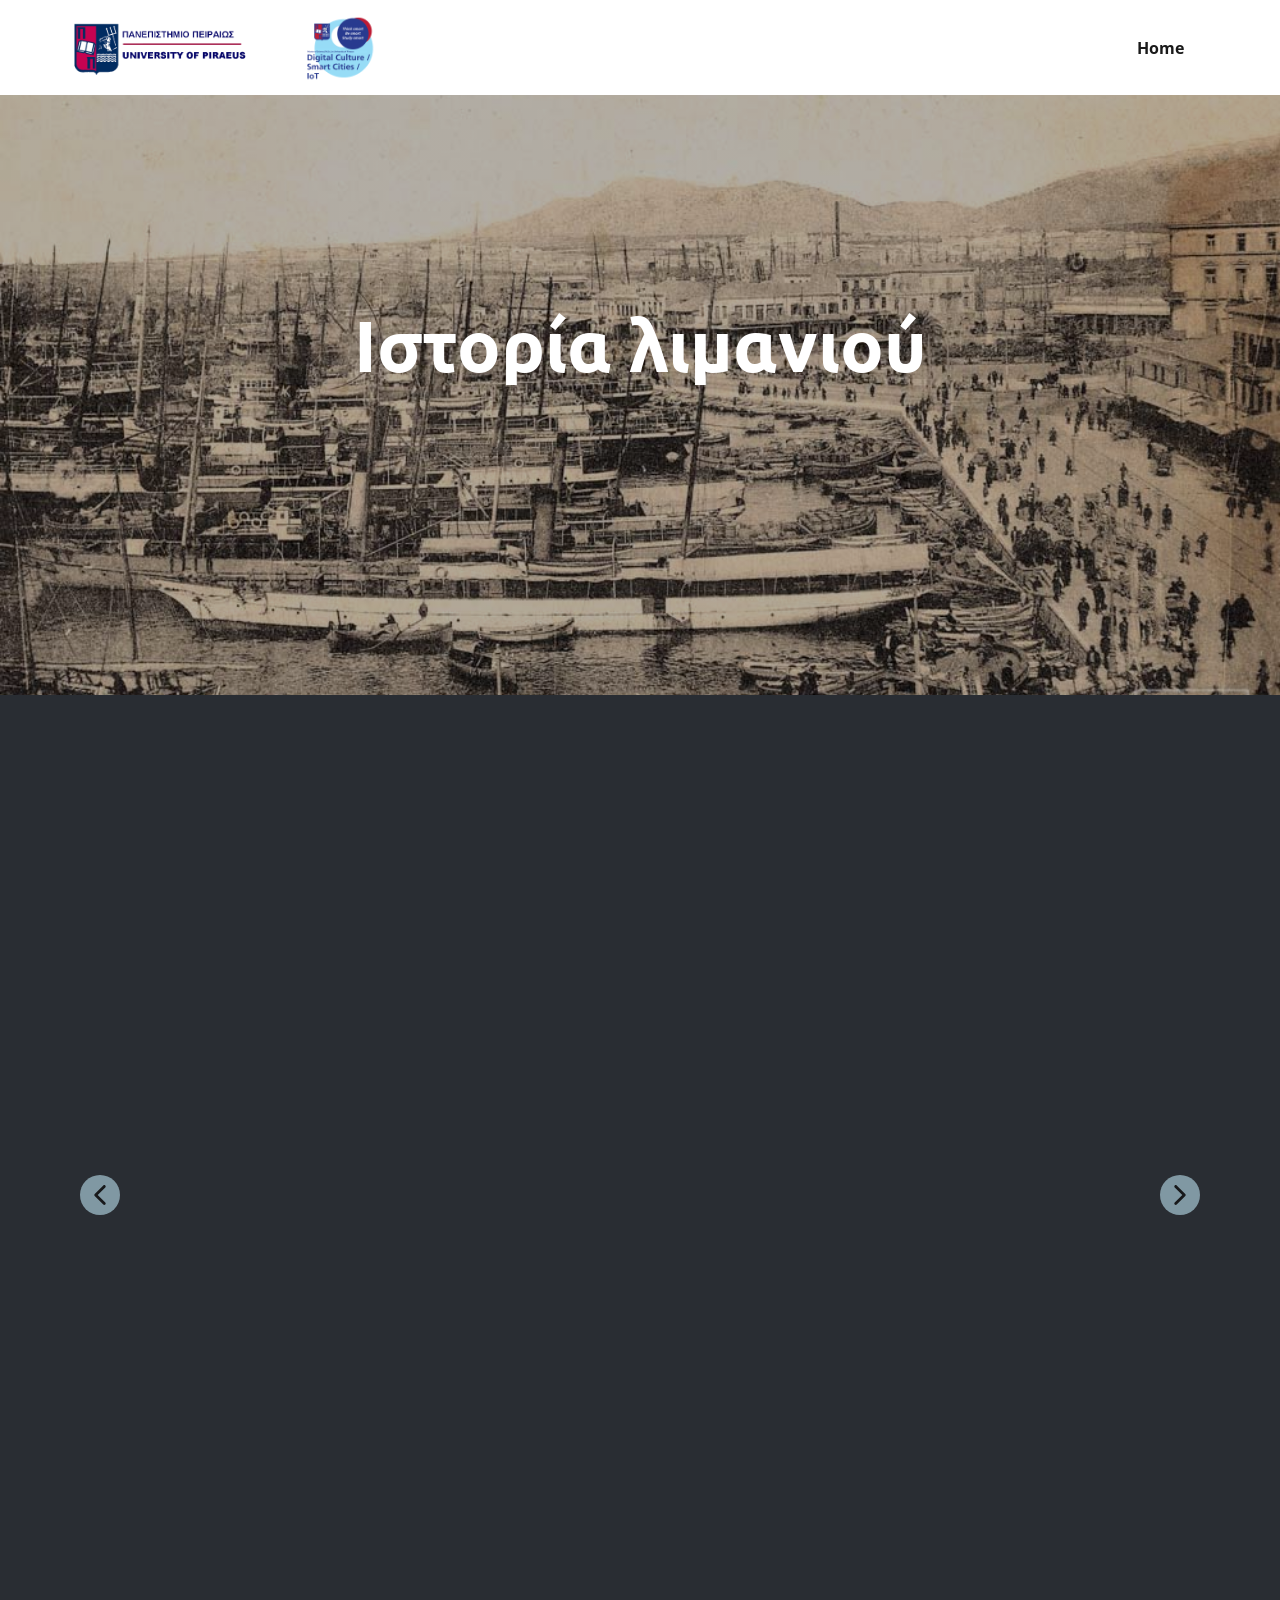
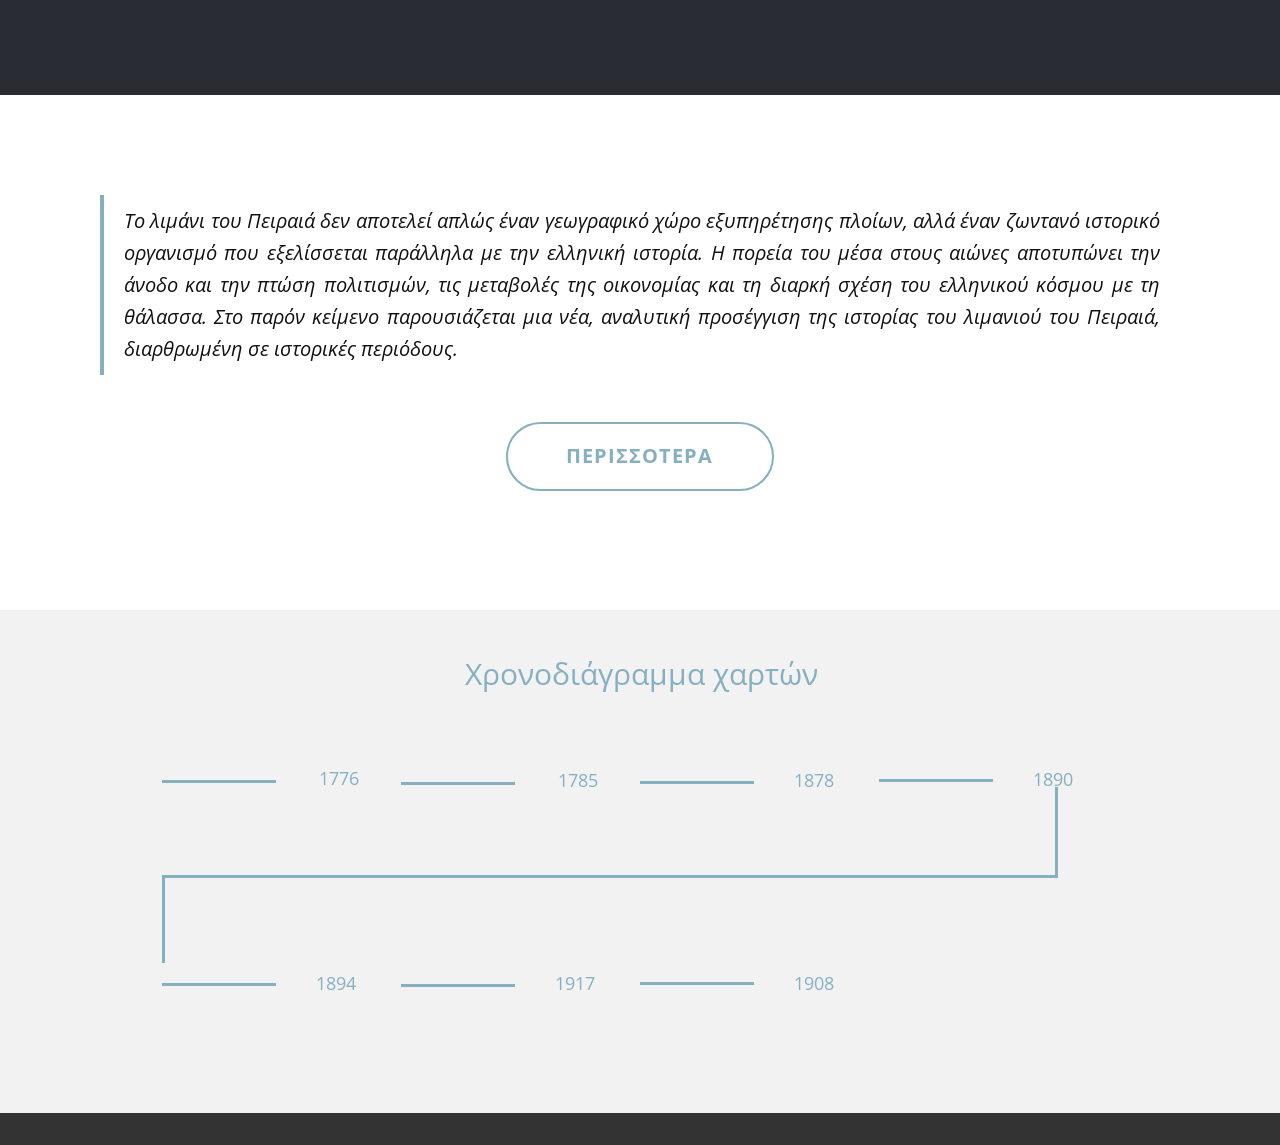
<file: Ιστορία.html>
<!DOCTYPE html>
<html style="font-size: 16px;" lang="en"><head>
    <meta name="viewport" content="width=device-width, initial-scale=1.0">
    <meta charset="utf-8">
    <meta name="keywords" content="Our Team, ​People Trust Us, Our Tea​m, ​Know more about Smart Home">
    <meta name="description" content="">
    <title>Ιστορία</title>
    <link rel="stylesheet" href="nicepage.css" media="screen">
<link rel="stylesheet" href="Ιστορία.css" media="screen">
    <script class="u-script" type="text/javascript" src="jquery.js" defer=""></script>
    <script class="u-script" type="text/javascript" src="nicepage.js" defer=""></script>
    <meta name="generator" content="Nicepage 8.3.6, nicepage.com">
    
    
    
    
    
    
    <link id="u-page-google-font" rel="stylesheet" href="https://fonts.googleapis.com/css2?display=swap&amp;family=Ubuntu:ital,wght@0,300;0,400;0,500;0,700;1,300;1,400;1,500;1,700&amp;family=Open+Sans:ital,wght@0,300;0,400;0,500;0,600;0,700;0,800;1,300;1,400;1,500;1,600;1,700;1,800">
    <script type="application/ld+json">{
		"@context": "http://schema.org",
		"@type": "Organization",
		"name": "WebSite6601394",
		"logo": "images/unipi.png"
}</script>
    <meta name="theme-color" content="#86afc0">
    <meta property="og:title" content="Ιστορία">
    <meta property="og:type" content="website">
  <meta data-intl-tel-input-cdn-path="intlTelInput/"></head>
  <body data-path-to-root="./" data-include-products="false" class="u-body u-clearfix u-xl-mode" data-lang="en"><header class="u-clearfix u-header u-header" id="header"><div class="u-clearfix u-sheet u-valign-middle-lg u-valign-middle-md u-valign-middle-sm u-valign-middle-xs u-sheet-1">
        <a href="https://www.unipi.gr/" class="u-image u-logo u-image-1" data-image-width="871" data-image-height="312">
          <img src="images/unipi.png" class="u-logo-image u-logo-image-1" title="UNIPI">
        </a>
        <nav class="u-menu u-menu-one-level u-offcanvas u-menu-1" role="navigation" data-responsive-from="MD">
          <div class="menu-collapse" style="font-size: 1rem; letter-spacing: 0px; font-weight: 700;">
            <a class="u-button-style u-custom-active-border-color u-custom-active-color u-custom-border u-custom-border-color u-custom-borders u-custom-color u-custom-hover-border-color u-custom-hover-color u-custom-left-right-menu-spacing u-custom-padding-bottom u-custom-text-active-color u-custom-text-color u-custom-text-decoration u-custom-text-hover-color u-custom-text-shadow u-custom-top-bottom-menu-spacing u-hamburger-link u-nav-link u-text-active-palette-1-base u-text-hover-palette-2-base" href="#" tabindex="-1" aria-label="Open menu" aria-controls="d03b">
              <svg class="u-svg-link" viewBox="0 0 24 24"><use xlink:href="#menu-hamburger"></use></svg>
              <svg class="u-svg-content" version="1.1" id="menu-hamburger" viewBox="0 0 16 16" x="0px" y="0px" xmlns:xlink="http://www.w3.org/1999/xlink" xmlns="http://www.w3.org/2000/svg"><g><rect y="1" width="16" height="2"></rect><rect y="7" width="16" height="2"></rect><rect y="13" width="16" height="2"></rect>
</g></svg>
            </a>
          </div>
          <div class="u-custom-menu u-nav-container">
            <ul role="menubar" class="u-nav u-spacing-20 u-unstyled u-nav-1"><li role="none" class="u-nav-item"><a role="menuitem" class="u-border-active-palette-1-base u-border-hover-palette-1-base u-border-no-bottom u-border-no-left u-border-no-right u-border-no-top u-button-style u-nav-link u-text-active-palette-1-base u-text-grey-90 u-text-hover-palette-2-base u-nav-link-2" href="./">Home</a>
</li></ul>
          </div>
          <div class="u-custom-menu u-nav-container-collapse" id="d03b" role="region" aria-label="Menu panel">
            <div class="u-black u-container-style u-inner-container-layout u-opacity u-opacity-95 u-sidenav">
              <div class="u-inner-container-layout u-sidenav-overflow">
                <div class="u-menu-close" tabindex="-1" aria-label="Close menu"></div>
                <ul class="u-align-center u-nav u-popupmenu-items u-unstyled u-nav-2" role="menubar"><li role="none" class="u-nav-item"><a role="menuitem" class="u-button-style u-nav-link" href="./">Home</a>
</li></ul>
              </div>
            </div>
            <div class="u-black u-menu-overlay u-opacity u-opacity-70"></div>
          </div>
          <style class="menu-style">@media (max-width: 939px) {
                    [data-responsive-from="MD"] .u-nav-container {
                        display: none;
                    }
                    [data-responsive-from="MD"] .menu-collapse {
                        display: block;
                    }
                }</style>
        </nav>
        <a href="https://cs.unipi.gr/cs-psipol/dc/" class="u-image u-logo u-image-2" data-image-width="960" data-image-height="600">
          <img src="images/DigitalCulture.png" class="u-logo-image u-logo-image-2" title="UNIPI-PSIPOL">
        </a>
      </div></header>
    <section class="u-align-center u-clearfix u-container-align-center u-container-align-center-xs u-valign-middle-xl u-white u-section-1" src="" id="sec-57cb">
      <div class="custom-expanded u-container-align-center u-container-style u-expanded-width-lg u-expanded-width-sm u-expanded-width-xl u-group u-image u-shading u-image-1" data-image-width="1000" data-image-height="655">
        <div class="u-container-layout u-valign-top u-container-layout-1">
          <h1 class="u-align-center u-text u-text-body-alt-color u-text-default u-text-1">Ιστορία λιμανιού </h1>
        </div>
      </div>
    </section>
    <section class="u-align-center u-clearfix u-container-align-center u-palette-5-dark-3 u-section-2" id="sec-74da">
      <div class="u-clearfix u-sheet u-valign-middle-lg u-valign-middle-md u-valign-middle-sm u-valign-middle-xs u-sheet-1">
        <div class="u-expanded-width u-layout-horizontal u-list u-list-1">
          <div class="u-repeater u-repeater-1">
            <div class="u-container-align-left u-container-style u-list-item u-repeater-item u-list-item-1" data-animation-name="customAnimationIn" data-animation-duration="1500" data-animation-delay="500">
              <div class="u-container-layout u-similar-container u-valign-top u-container-layout-1">
                <h5 class="u-align-left u-text u-text-default u-text-1"> Προϊστορική και Πρώιμη Αρχαϊκή Περίοδος </h5>
                <p class="u-align-left u-text u-text-default u-text-grey-50 u-text-2">Στους προϊστορικούς χρόνους, η περιοχή του Πειραιά δεν είχε ακόμη τη μορφή ενιαίας χερσαίας έκτασης. Αποτελούσε ουσιαστικά μια νησιωτική περιοχή με φυσικούς όρμους, γεγονός που εξηγεί τη μελλοντική της ναυτική σημασία. Οι πρώτες ανθρώπινες εγκαταστάσεις ήταν περιορισμένες και δεν συνδέονταν με οργανωμένη λιμενική δραστηριότητα. Ωστόσο, η φυσική γεωμορφολογία προδιέγραφε τις δυνατότητες ανάπτυξης που θα ακολουθούσαν αιώνες αργότερα.Κατά την αρχαϊκή εποχή, η Αθήνα χρησιμοποιούσε κυρίως το Φάληρο ως λιμάνι. Ο Πειραιάς βρισκόταν ακόμη στο περιθώριο, αν και σταδιακά άρχισε να αναγνωρίζεται ως χώρος με μεγαλύτερες δυνατότητες για την ανάπτυξη στόλου και εμπορίου. </p>
              </div>
            </div>
            <div class="u-container-align-left u-container-style u-list-item u-repeater-item u-list-item-2" data-animation-name="customAnimationIn" data-animation-duration="1500" data-animation-delay="500">
              <div class="u-container-layout u-similar-container u-valign-top u-container-layout-2">
                <h5 class="u-align-left u-text u-text-default u-text-3"> Κλασική Περίοδος – Η Μεγάλη Άνοδος (5ος αιώνας π.Χ.)</h5>
                <p class="u-align-left u-text u-text-default u-text-grey-50 u-text-4"> Ο 5ος αιώνας π.Χ. αποτελεί την πιο καθοριστική περίοδο στην ιστορία του λιμανιού του Πειραιά. Ο Θεμιστοκλής προώθησε συνειδητά τη μεταφορά του κέντρου βάρους της Αθήνας προς τη θάλασσα. Η απόφαση αυτή δεν ήταν μόνο στρατιωτική αλλά και πολιτική, καθώς ενίσχυσε τη δημοκρατία και τη ναυτική οικονομία.<br>Ο Πειραιάς οργανώθηκε με πολεοδομικό σχέδιο, οχυρώθηκε ισχυρά και απέκτησε λιμενικές εγκαταστάσεις υψηλού επιπέδου για την εποχή. Οι τρεις φυσικοί λιμένες χρησιμοποιήθηκαν με εξειδικευμένο τρόπο: ο Κάνθαρος για το εμπόριο και οι λιμένες της Ζέας και της Μουνιχίας για τον πολεμικό στόλο. Το λιμάνι αποτέλεσε τη βάση της αθηναϊκής ηγεμονίας στο Αιγαίο και βασικό μοχλό οικονομικής ανάπτυξης.
                </p>
              </div>
            </div>
            <div class="u-container-align-left u-container-style u-list-item u-repeater-item u-list-item-3" data-animation-name="customAnimationIn" data-animation-duration="1500" data-animation-delay="500">
              <div class="u-container-layout u-similar-container u-valign-top u-container-layout-3">
                <h5 class="u-align-left u-text u-text-default u-text-5"> Ύστερη Κλασική Περίοδος – Κρίση και Προσαρμογή (4ος αιώνας π.Χ.)</h5>
                <p class="u-align-left u-text u-text-default u-text-grey-50 u-text-6"> Η ήττα της Αθήνας στον Πελοποννησιακό Πόλεμο επέφερε σοβαρό πλήγμα στον Πειραιά. Η καταστροφή των Μακρών Τειχών και ο περιορισμός του στόλου μείωσαν τη στρατηγική του αξία. Παρ’ όλα αυτά, το λιμάνι δεν έπαψε να λειτουργεί.<br>Ο Πειραιάς προσαρμόστηκε στις νέες συνθήκες, λειτουργώντας κυρίως ως εμπορικό και αστικό κέντρο. Η κοινωνική ζωή παρέμεινε έντονη και η περιοχή διατήρησε τη σημασία της ως κόμβος επικοινωνίας, έστω και χωρίς την προηγούμενη πολιτική ισχύ.
                </p>
              </div>
            </div>
            <div class="u-container-align-left u-container-style u-list-item u-repeater-item u-list-item-4" data-animation-name="customAnimationIn" data-animation-duration="1500" data-animation-delay="500">
              <div class="u-container-layout u-similar-container u-valign-top u-container-layout-4">
                <h5 class="u-align-left u-text u-text-default u-text-7"> Ελληνιστική Περίοδος – Σταδιακή Υποχώρηση (3ος–1ος αιώνας π.Χ.)</h5>
                <p class="u-align-left u-text u-text-default u-text-grey-50 u-text-8"> Κατά την ελληνιστική περίοδο, οι μεγάλες πολιτικές δυνάμεις μετατοπίστηκαν προς την Ανατολή. Ο Πειραιάς επηρεάστηκε άμεσα από αυτή τη μεταβολή, καθώς το διεθνές εμπόριο ακολούθησε νέες διαδρομές.<br>Το λιμάνι συνέχισε να εξυπηρετεί την Αθήνα, αλλά σε περιορισμένη κλίμακα. Οι υποδομές συντηρούνταν στοιχειωδώς, ενώ η οικονομική δραστηριότητα είχε κυρίως τοπικό χαρακτήρα. Η περίοδος αυτή χαρακτηρίζεται από στασιμότητα παρά από πλήρη παρακμή.
                </p>
              </div>
            </div>
            <div class="u-container-align-left u-container-style u-list-item u-repeater-item u-list-item-5" data-animation-name="customAnimationIn" data-animation-duration="1500" data-animation-delay="500">
              <div class="u-container-layout u-similar-container u-valign-top u-container-layout-5">
                <h5 class="u-align-left u-text u-text-default u-text-9"> Ρωμαϊκή Περίοδος – Λειτουργική Συνέχεια (1ος αιώνας π.Χ. – 3ος αιώνας μ.Χ.)</h5>
                <p class="u-align-left u-text u-text-default u-text-grey-50 u-text-10"> Υπό ρωμαϊκή κυριαρχία, ο Πειραιάς εντάχθηκε στο ευρύτερο δίκτυο της αυτοκρατορίας. Το λιμάνι εξυπηρετούσε κυρίως τη ροή προσώπων και αγαθών προς την Αθήνα, η οποία διατηρούσε τον ρόλο της ως πολιτιστικό κέντρο.<br>Αν και δεν σημειώθηκαν μεγάλες επενδύσεις, η συνεχής χρήση του λιμανιού εξασφάλισε τη διατήρηση της λειτουργικότητάς του. Η περίοδος αυτή χαρακτηρίζεται από σταθερότητα, χωρίς ιδιαίτερη ανάπτυξη.
                </p>
              </div>
            </div>
            <div class="u-container-align-left u-container-style u-list-item u-repeater-item u-list-item-6" data-animation-name="customAnimationIn" data-animation-duration="1500" data-animation-delay="500">
              <div class="u-container-layout u-similar-container u-valign-top u-container-layout-6">
                <h5 class="u-align-left u-text u-text-default u-text-11"> Πρώιμη Βυζαντινή Περίοδος – Αρχή της Παρακμής (4ος–6ος αιώνας μ.Χ.)</h5>
                <p class="u-align-left u-text u-text-default u-text-grey-50 u-text-12"> Οι αλλαγές στο διοικητικό και οικονομικό σύστημα της αυτοκρατορίας επηρέασαν αρνητικά τον Πειραιά. Η Αθήνα έχασε τη σημασία της και μαζί της υποβαθμίστηκε και το λιμάνι.<br>Οι εμπορικές δραστηριότητες μειώθηκαν δραστικά και μεγάλο μέρος του πληθυσμού εγκατέλειψε την περιοχή. Το λιμάνι χρησιμοποιούνταν πλέον σποραδικά.
                </p>
              </div>
            </div>
            <div class="u-container-align-left u-container-style u-list-item u-repeater-item u-list-item-7" data-animation-name="customAnimationIn" data-animation-duration="1500" data-animation-delay="500">
              <div class="u-container-layout u-similar-container u-valign-top u-container-layout-7">
                <h5 class="u-align-left u-text u-text-default u-text-13"> Μεσοβυζαντινή Περίοδος – Μακρά Αδράνεια (7ος–12ος αιώνας)</h5>
                <p class="u-align-left u-text u-text-default u-text-grey-50 u-text-14"> Για πολλούς αιώνες ο Πειραιάς παρέμεινε σχεδόν ανενεργός. Η περιοχή είχε περιορισμένο πληθυσμό και το λιμάνι δεν διαδραμάτιζε ουσιαστικό ρόλο στο εμπόριο της αυτοκρατορίας.</p>
              </div>
            </div>
            <div class="u-container-align-left u-container-style u-list-item u-repeater-item u-list-item-8" data-animation-name="customAnimationIn" data-animation-duration="1500" data-animation-delay="500">
              <div class="u-container-layout u-similar-container u-valign-top u-container-layout-8">
                <h5 class="u-align-left u-text u-text-default u-text-15"> Λατινοκρατία και Οθωμανική Περίοδος (13ος–18ος αιώνας)</h5>
                <p class="u-align-left u-text u-text-default u-text-grey-50 u-text-16"> Κατά τον Μεσαίωνα, ο Πειραιάς έγινε γνωστός στους δυτικούς ως Πόρτο Λεόνε. Παρά τη διεθνή του ονομασία, η πραγματική του σημασία παρέμεινε περιορισμένη.<br>Στην οθωμανική περίοδο, το λιμάνι χρησιμοποιήθηκε περιστασιακά, χωρίς να αναπτυχθεί οργανωμένη πόλη γύρω του.
                </p>
              </div>
            </div>
            <div class="u-container-align-left u-container-style u-list-item u-repeater-item u-list-item-9" data-animation-name="customAnimationIn" data-animation-duration="1500" data-animation-delay="500">
              <div class="u-container-layout u-similar-container u-valign-top u-container-layout-9">
                <h5 class="u-align-left u-text u-text-default u-text-17"> Νεότερη Περίοδος – Αναγέννηση (19ος αιώνας)</h5>
                <p class="u-align-left u-text u-text-default u-text-grey-50 u-text-18"> Στον 19ο αιώνα, μετά την ίδρυση του ελληνικού κράτους, ο Πειραιάς αναπτύσσεται ραγδαία. Το λιμάνι γίνεται το κύριο εμπορικό και επιβατικό λιμάνι της χώρας και ο οικισμός εξελίσσεται σε μεγάλη πόλη.</p>
              </div>
            </div>
            <div class="u-container-align-left u-container-style u-list-item u-repeater-item u-list-item-10" data-animation-name="customAnimationIn" data-animation-duration="1500" data-animation-delay="500">
              <div class="u-container-layout u-similar-container u-valign-top u-container-layout-10">
                <h5 class="u-align-left u-text u-text-default u-text-19"> 20ος αιώνας</h5>
                <p class="u-align-left u-text u-text-default u-text-grey-50 u-text-20"> Κατά τον 20ό αιώνα, το λιμάνι του Πειραιά γνωρίζει μεγάλη ανάπτυξη, αλλά υφίσταται και σοβαρές καταστροφές στον Β΄ Παγκόσμιο Πόλεμο. Μετά τον πόλεμο ανοικοδομείται και επεκτείνεται σημαντικά.</p>
              </div>
            </div>
            <div class="u-container-align-left u-container-style u-list-item u-repeater-item u-list-item-11" data-animation-name="customAnimationIn" data-animation-duration="1500" data-animation-delay="500">
              <div class="u-container-layout u-similar-container u-valign-top u-container-layout-11">
                <h5 class="u-align-left u-text u-text-default u-text-21"> 21ος αιώνας</h5>
                <p class="u-align-left u-text u-text-default u-text-grey-50 u-text-22"> Στον 21ο αιώνα, το λιμάνι του Πειραιά αποτελεί ένα από τα μεγαλύτερα λιμάνια της Μεσογείου και σημαντικό διεθνή κόμβο για το εμπόριο, την ακτοπλοΐα και την κρουαζιέρα.</p>
              </div>
            </div>
          </div>
          <a class="u-absolute-vcenter u-gallery-nav u-gallery-nav-prev u-hidden-sm u-hidden-xs u-hover-white u-icon-circle u-opacity u-opacity-70 u-palette-1-light-1 u-spacing-10 u-text-body-color u-text-hover-black u-gallery-nav-1" href="#" role="button"><span aria-hidden="true">
              <svg viewBox="0 0 451.847 451.847"><path d="M97.141,225.92c0-8.095,3.091-16.192,9.259-22.366L300.689,9.27c12.359-12.359,32.397-12.359,44.751,0
c12.354,12.354,12.354,32.388,0,44.748L173.525,225.92l171.903,171.909c12.354,12.354,12.354,32.391,0,44.744
c-12.354,12.365-32.386,12.365-44.745,0l-194.29-194.281C100.226,242.115,97.141,234.018,97.141,225.92z"></path></svg></span><span class="sr-only">
              <svg viewBox="0 0 451.847 451.847"><path d="M97.141,225.92c0-8.095,3.091-16.192,9.259-22.366L300.689,9.27c12.359-12.359,32.397-12.359,44.751,0
c12.354,12.354,12.354,32.388,0,44.748L173.525,225.92l171.903,171.909c12.354,12.354,12.354,32.391,0,44.744
c-12.354,12.365-32.386,12.365-44.745,0l-194.29-194.281C100.226,242.115,97.141,234.018,97.141,225.92z"></path></svg></span>
          </a>
          <a class="u-absolute-vcenter u-gallery-nav u-gallery-nav-next u-hidden-sm u-hidden-xs u-hover-white u-icon-circle u-opacity u-opacity-70 u-palette-1-light-1 u-spacing-10 u-text-body-color u-text-hover-black u-gallery-nav-2" href="#" role="button"><span aria-hidden="true">
              <svg viewBox="0 0 451.846 451.847"><path d="M345.441,248.292L151.154,442.573c-12.359,12.365-32.397,12.365-44.75,0c-12.354-12.354-12.354-32.391,0-44.744
L278.318,225.92L106.409,54.017c-12.354-12.359-12.354-32.394,0-44.748c12.354-12.359,32.391-12.359,44.75,0l194.287,194.284
c6.177,6.18,9.262,14.271,9.262,22.366C354.708,234.018,351.617,242.115,345.441,248.292z"></path></svg></span><span class="sr-only">
              <svg viewBox="0 0 451.846 451.847"><path d="M345.441,248.292L151.154,442.573c-12.359,12.365-32.397,12.365-44.75,0c-12.354-12.354-12.354-32.391,0-44.744
L278.318,225.92L106.409,54.017c-12.354-12.359-12.354-32.394,0-44.748c12.354-12.359,32.391-12.359,44.75,0l194.287,194.284
c6.177,6.18,9.262,14.271,9.262,22.366C354.708,234.018,351.617,242.115,345.441,248.292z"></path></svg></span>
          </a>
        </div>
      </div>
    </section>
    <section class="u-align-left u-clearfix u-container-align-left u-white u-section-3" id="carousel_8047">
      <div class="u-clearfix u-sheet u-valign-middle-lg u-valign-middle-md u-valign-middle-sm u-valign-middle-xs u-sheet-1">
        <blockquote class="u-align-justify u-text u-text-1"> Το λιμάνι του Πειραιά δεν αποτελεί απλώς έναν γεωγραφικό χώρο εξυπηρέτησης πλοίων, αλλά έναν ζωντανό ιστορικό οργανισμό που εξελίσσεται παράλληλα με την ελληνική ιστορία. Η πορεία του μέσα στους αιώνες αποτυπώνει την άνοδο και την πτώση πολιτισμών, τις μεταβολές της οικονομίας και τη διαρκή σχέση του ελληνικού κόσμου με τη θάλασσα. Στο παρόν κείμενο παρουσιάζεται μια νέα, αναλυτική προσέγγιση της ιστορίας του λιμανιού του Πειραιά, διαρθρωμένη σε ιστορικές περιόδους.</blockquote>
        <a href="https://www.destinationpiraeus.com/el/prdct/limani-toy-peiraia" class="u-active-grey-80 u-align-center u-border-2 u-border-active-grey-80 u-border-hover-grey-80 u-border-palette-1-base u-btn u-btn-round u-button-style u-hover-grey-80 u-none u-radius-50 u-btn-1" target="_blank">Περισσοτερα</a>
      </div>
    </section>
    <section class="u-align-center u-clearfix u-color-var u-section-4" id="carousel_00b6">
      <div class="u-clearfix u-sheet u-valign-middle-lg u-valign-middle-md u-valign-middle-sm u-valign-middle-xs u-sheet-1">
        <div class="u-border-3 u-border-color-var u-line u-line-vertical u-line-1"></div>
        <div class="u-border-3 u-border-palette-1-base u-line u-line-horizontal u-line-2"></div>
        <div class="u-border-3 u-border-color-var u-line u-line-vertical u-line-3"></div>
        <p class="u-text u-text-color-var u-text-1"> &nbsp;​Χρονοδιάγραμμα​ χαρτών</p>
        <p class="u-text u-text-2"><span class="u-icon"></span>&nbsp;<a class="u-active-none u-border-none u-btn u-button-link u-button-style u-file-link u-hover-none u-none u-text-palette-1-base u-btn-1" href="files/1776_A_plan_of_port_Piraeus_-_Chandler_Richard.jpg" target="_blank">1776&nbsp; </a>
        </p>
        <div class="u-border-3 u-border-palette-1-base u-line u-line-horizontal u-line-4"></div>
        <p class="u-text u-text-3">
          <a class="u-active-none u-border-none u-btn u-button-link u-button-style u-file-link u-hover-none u-none u-text-palette-1-base u-btn-2" href="files/1890_275_of_A_Smaller_History_of_Greece_..._New_edition_thoroughly_revised_by_G._E._Marindin_etc.jpg" target="_blank"> 1890&nbsp; </a>
        </p>
        <p class="u-text u-text-4">
          <a class="u-active-none u-border-none u-btn u-button-link u-button-style u-file-link u-hover-none u-none u-text-palette-1-base u-btn-3" href="files/1878_Lange_Mauern.png" target="_blank"> 1878&nbsp; </a>
        </p>
        <p class="u-text u-text-5">
          <a class="u-active-none u-border-none u-btn u-button-link u-button-style u-file-link u-hover-none u-none u-text-palette-1-base u-btn-4" href="files/1784_Bocage_Map_of_Athens_and_Environs_including_Piraeus_in_Ancient_Greece_-_Geographicus_-_Athens-white.jpg" target="_blank"> 1785 </a>
        </p>
        <div class="u-border-3 u-border-palette-1-base u-line u-line-horizontal u-line-5"></div>
        <div class="u-border-3 u-border-palette-1-base u-line u-line-horizontal u-line-6"></div>
        <div class="u-border-3 u-border-palette-1-base u-line u-line-horizontal u-line-7"></div>
        <p class="u-text u-text-6">
          <a class="u-active-none u-border-none u-btn u-button-link u-button-style u-file-link u-hover-none u-none u-text-palette-1-base u-btn-5" href="files/Piraeus_map_1908.jpg" target="_blank"> 1908&nbsp; </a>
        </p>
        <p class="u-text u-text-7">
          <a class="u-active-none u-border-none u-btn u-button-link u-button-style u-file-link u-hover-none u-none u-text-palette-1-base u-btn-6" href="files/1894_3f5622141ee5eedd911a57b76e78ce18.jpg" target="_blank"> 1894&nbsp; </a>
        </p>
        <p class="u-text u-text-8">
          <a class="u-active-none u-border-none u-btn u-button-link u-button-style u-file-link u-hover-none u-none u-text-palette-1-base u-btn-7" href="files/1917_Piraeus-57be24625f9b5855e5913b53.png" target="_blank"> 1917&nbsp; </a>
        </p>
        <div class="u-border-3 u-border-palette-1-base u-line u-line-horizontal u-line-8"></div>
        <div class="u-border-3 u-border-palette-1-base u-line u-line-horizontal u-line-9"></div>
        <div class="u-border-3 u-border-palette-1-base u-line u-line-horizontal u-line-10"></div>
      </div>
    </section>
    
    
    
    
    <section class="u-backlink u-clearfix u-grey-80"></section>
  
</body></html>
</file>
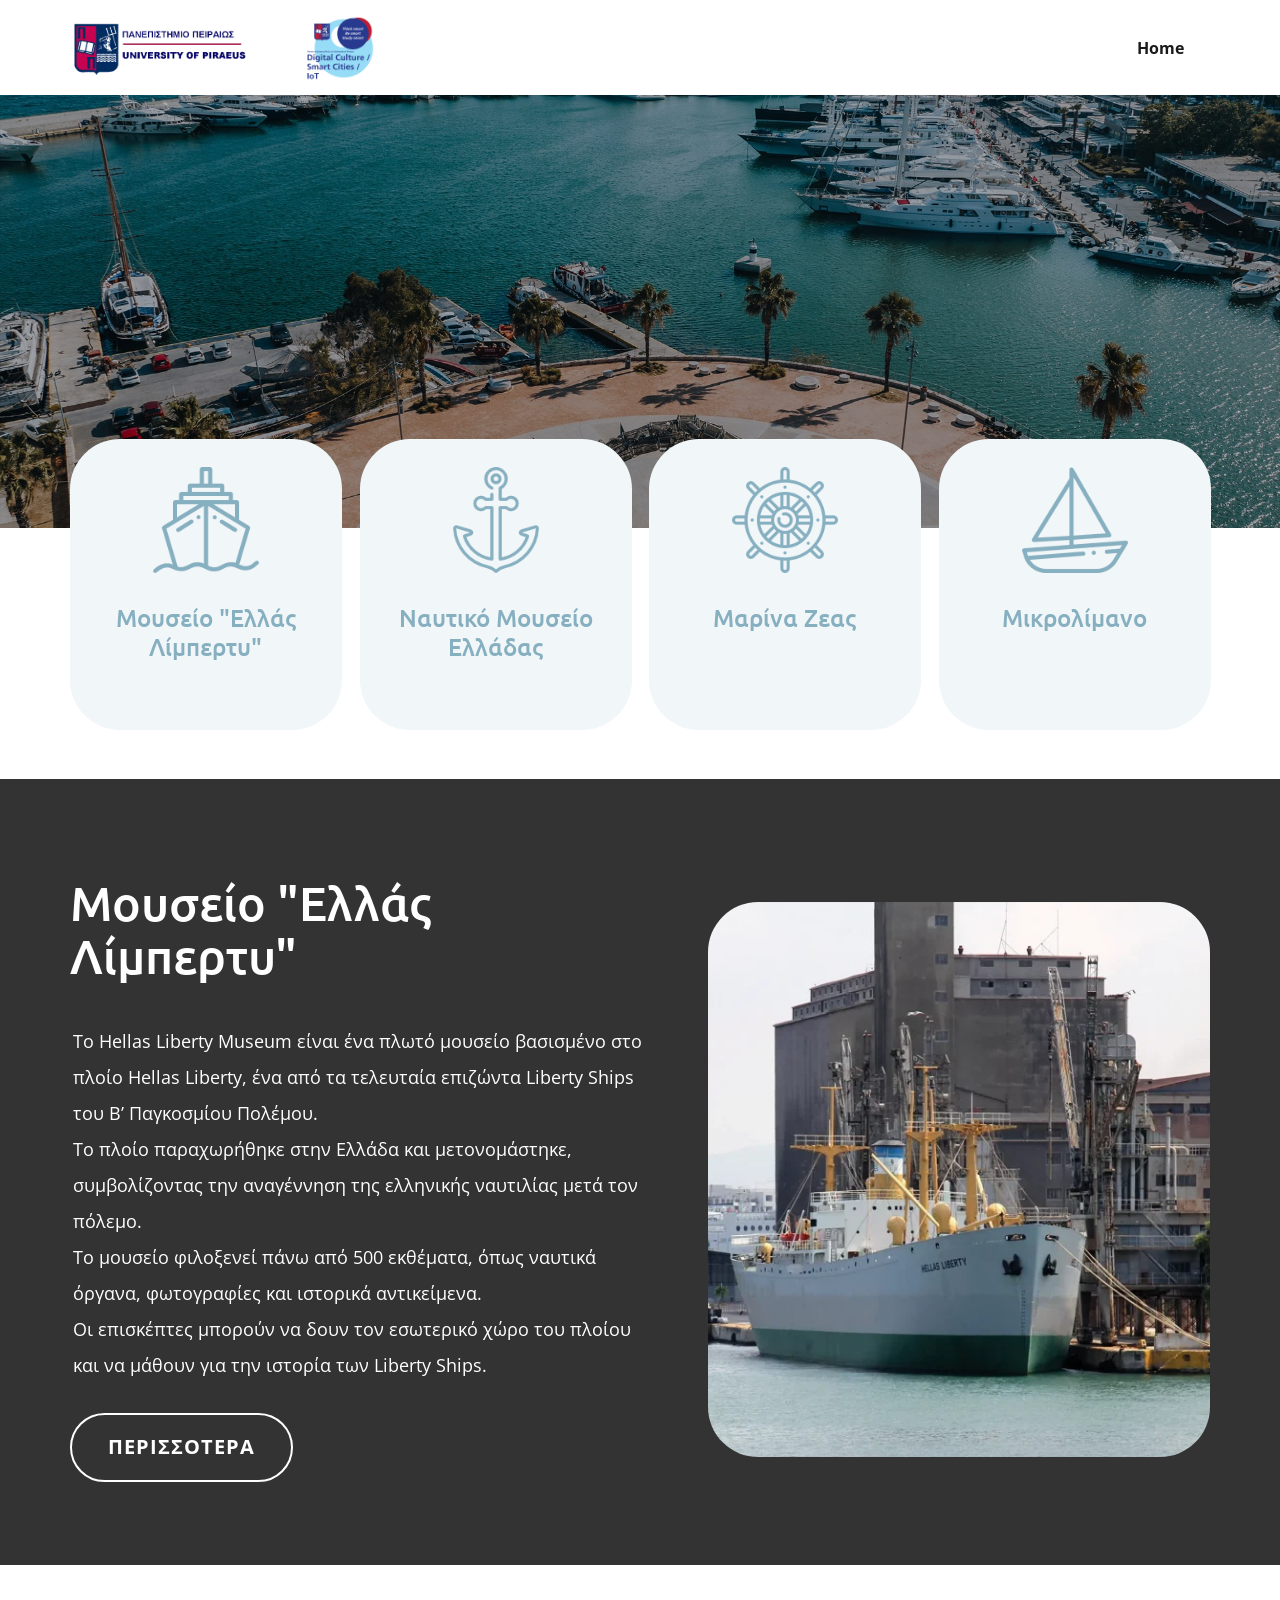
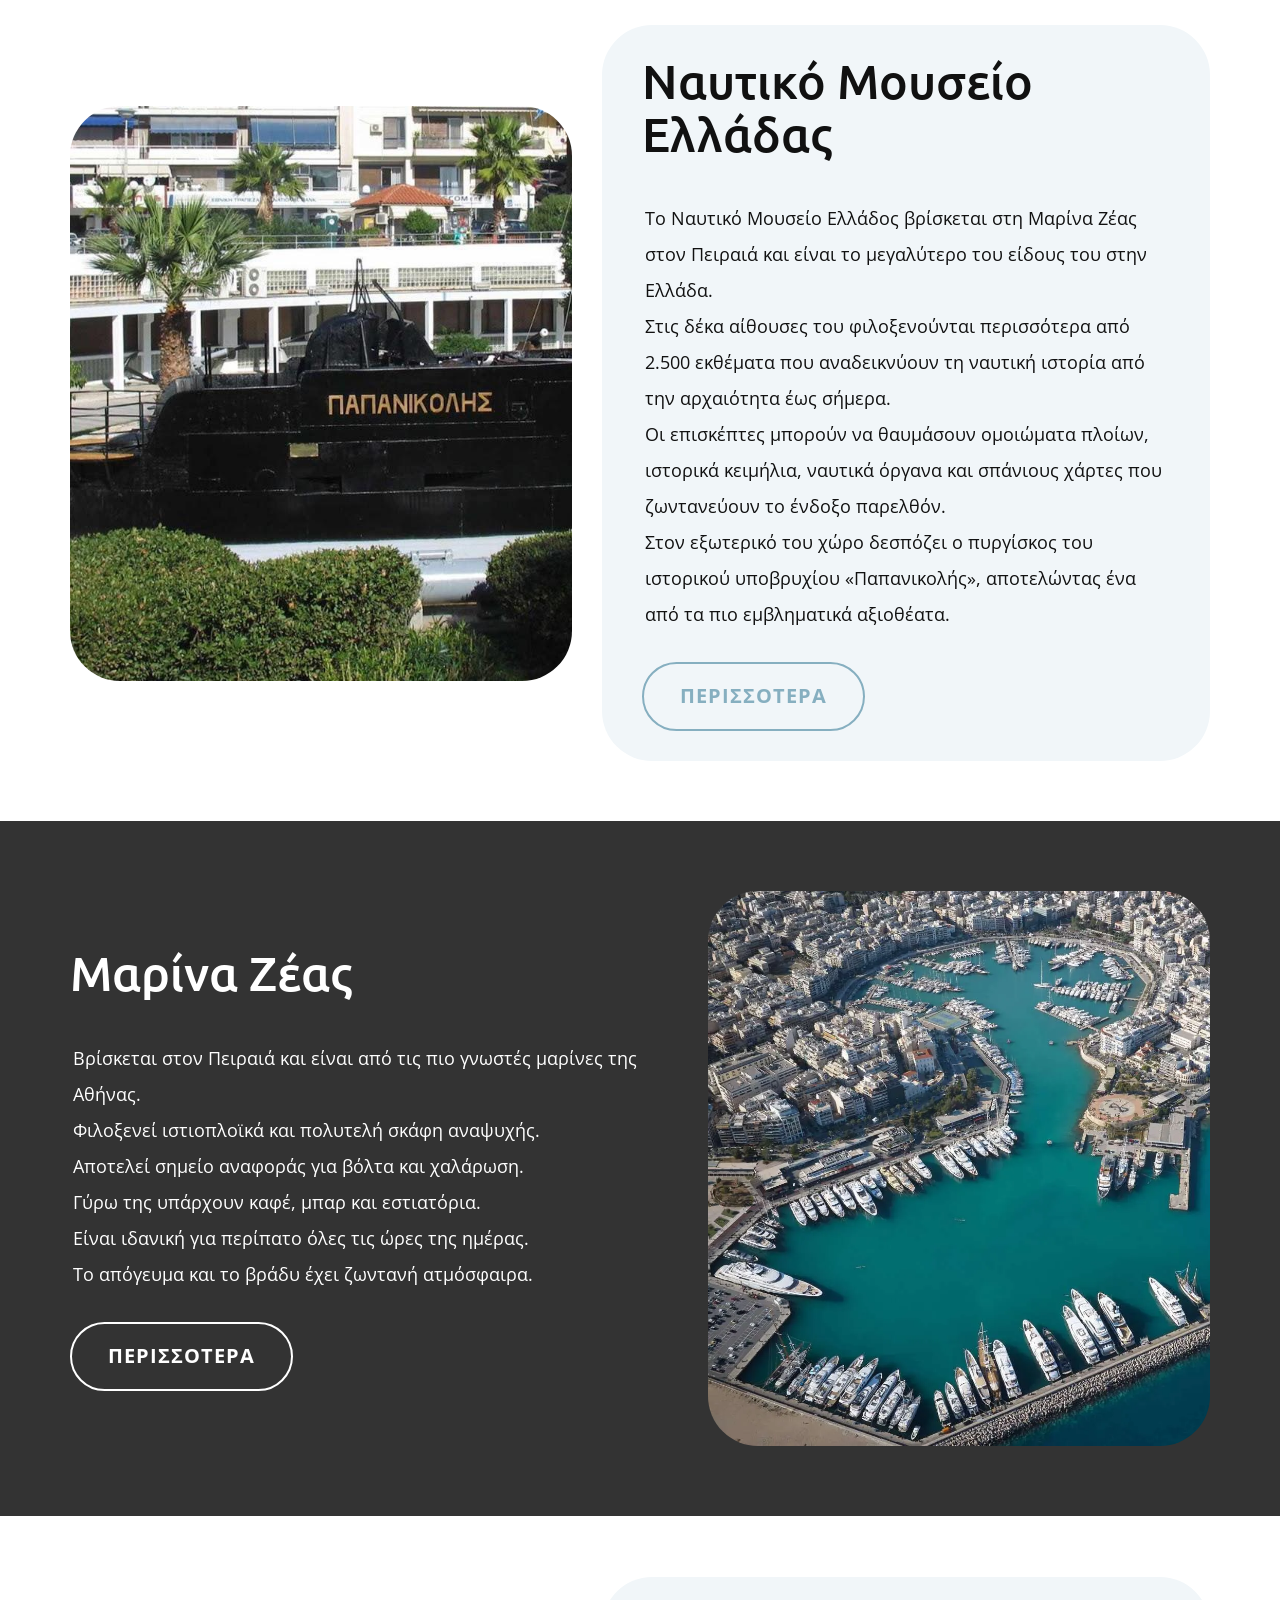
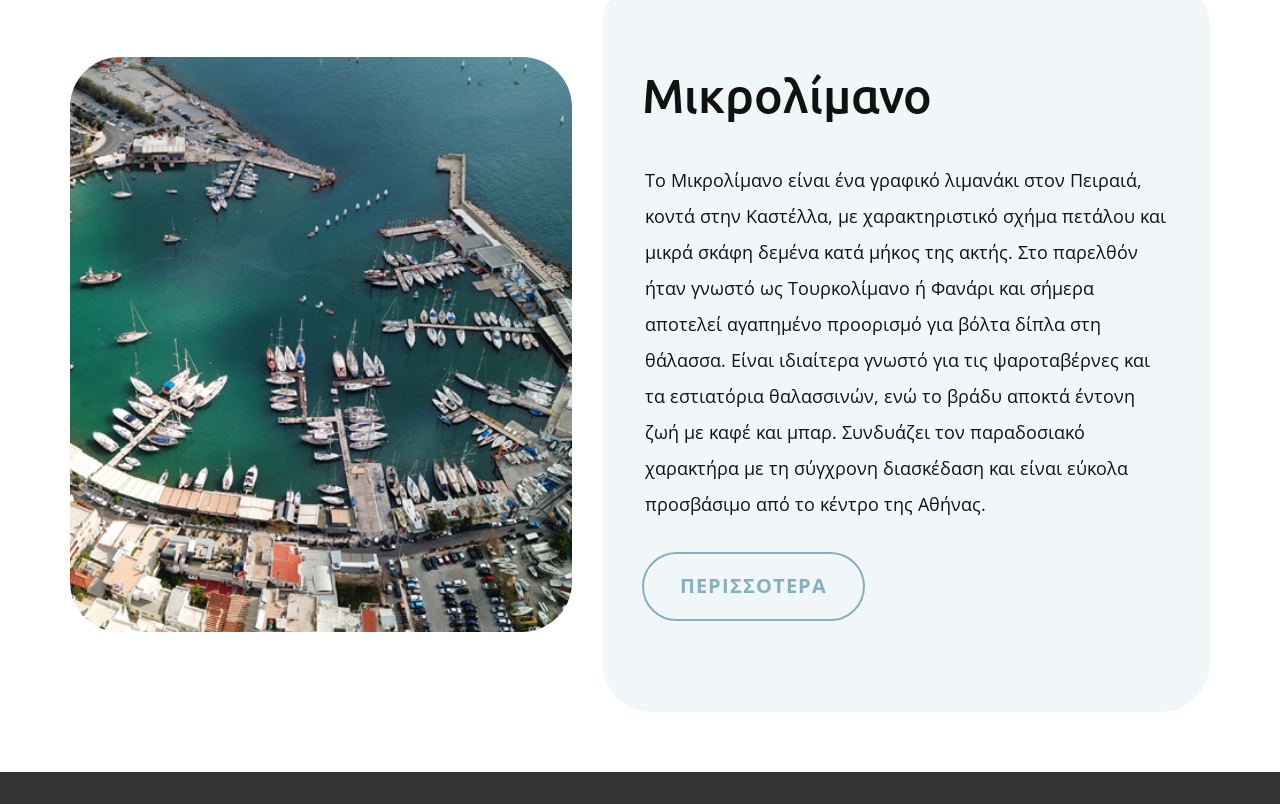
<file: Μνημεία.html>
<!DOCTYPE html>
<html style="font-size: 16px;" lang="en"><head>
    <meta name="viewport" content="width=device-width, initial-scale=1.0">
    <meta charset="utf-8">
    <meta name="keywords" content="Our Services, Services We Provide, ​Smart Camera Control, About Smart Home​, ​People Trust Us, ​Know more about Smart Home">
    <meta name="description" content="">
    <title>Μνημεία</title>
    <link rel="stylesheet" href="nicepage.css" media="screen">
<link rel="stylesheet" href="Μνημεία.css" media="screen">
    <script class="u-script" type="text/javascript" src="jquery.js" defer=""></script>
    <script class="u-script" type="text/javascript" src="nicepage.js" defer=""></script>
    <meta name="generator" content="Nicepage 8.3.6, nicepage.com">
    
    
    
    
    
    
    
    
    <link id="u-page-google-font" rel="stylesheet" href="https://fonts.googleapis.com/css2?display=swap&amp;family=Ubuntu:ital,wght@0,300;0,400;0,500;0,700;1,300;1,400;1,500;1,700&amp;family=Open+Sans:ital,wght@0,300;0,400;0,500;0,600;0,700;0,800;1,300;1,400;1,500;1,600;1,700;1,800">
    <script type="application/ld+json">{
		"@context": "http://schema.org",
		"@type": "Organization",
		"name": "WebSite6601394",
		"logo": "images/unipi.png"
}</script>
    <meta name="theme-color" content="#86afc0">
    <meta property="og:title" content="Μνημεία">
    <meta property="og:type" content="website">
  <meta data-intl-tel-input-cdn-path="intlTelInput/"></head>
  <body data-path-to-root="./" data-include-products="false" class="u-body u-clearfix u-xl-mode" data-lang="en"><header class="u-clearfix u-header u-header" id="header"><div class="u-clearfix u-sheet u-valign-middle-lg u-valign-middle-md u-valign-middle-sm u-valign-middle-xs u-sheet-1">
        <a href="https://www.unipi.gr/" class="u-image u-logo u-image-1" data-image-width="871" data-image-height="312">
          <img src="images/unipi.png" class="u-logo-image u-logo-image-1" title="UNIPI">
        </a>
        <nav class="u-menu u-menu-one-level u-offcanvas u-menu-1" role="navigation" data-responsive-from="MD">
          <div class="menu-collapse" style="font-size: 1rem; letter-spacing: 0px; font-weight: 700;">
            <a class="u-button-style u-custom-active-border-color u-custom-active-color u-custom-border u-custom-border-color u-custom-borders u-custom-color u-custom-hover-border-color u-custom-hover-color u-custom-left-right-menu-spacing u-custom-padding-bottom u-custom-text-active-color u-custom-text-color u-custom-text-decoration u-custom-text-hover-color u-custom-text-shadow u-custom-top-bottom-menu-spacing u-hamburger-link u-nav-link u-text-active-palette-1-base u-text-hover-palette-2-base" href="#" tabindex="-1" aria-label="Open menu" aria-controls="d03b">
              <svg class="u-svg-link" viewBox="0 0 24 24"><use xlink:href="#menu-hamburger"></use></svg>
              <svg class="u-svg-content" version="1.1" id="menu-hamburger" viewBox="0 0 16 16" x="0px" y="0px" xmlns:xlink="http://www.w3.org/1999/xlink" xmlns="http://www.w3.org/2000/svg"><g><rect y="1" width="16" height="2"></rect><rect y="7" width="16" height="2"></rect><rect y="13" width="16" height="2"></rect>
</g></svg>
            </a>
          </div>
          <div class="u-custom-menu u-nav-container">
            <ul role="menubar" class="u-nav u-spacing-20 u-unstyled u-nav-1"><li role="none" class="u-nav-item"><a role="menuitem" class="u-border-active-palette-1-base u-border-hover-palette-1-base u-border-no-bottom u-border-no-left u-border-no-right u-border-no-top u-button-style u-nav-link u-text-active-palette-1-base u-text-grey-90 u-text-hover-palette-2-base u-nav-link-2" href="./">Home</a>
</li></ul>
          </div>
          <div class="u-custom-menu u-nav-container-collapse" id="d03b" role="region" aria-label="Menu panel">
            <div class="u-black u-container-style u-inner-container-layout u-opacity u-opacity-95 u-sidenav">
              <div class="u-inner-container-layout u-sidenav-overflow">
                <div class="u-menu-close" tabindex="-1" aria-label="Close menu"></div>
                <ul class="u-align-center u-nav u-popupmenu-items u-unstyled u-nav-2" role="menubar"><li role="none" class="u-nav-item"><a role="menuitem" class="u-button-style u-nav-link" href="./">Home</a>
</li></ul>
              </div>
            </div>
            <div class="u-black u-menu-overlay u-opacity u-opacity-70"></div>
          </div>
          <style class="menu-style">@media (max-width: 939px) {
                    [data-responsive-from="MD"] .u-nav-container {
                        display: none;
                    }
                    [data-responsive-from="MD"] .menu-collapse {
                        display: block;
                    }
                }</style>
        </nav>
        <a href="https://cs.unipi.gr/cs-psipol/dc/" class="u-image u-logo u-image-2" data-image-width="960" data-image-height="600">
          <img src="images/DigitalCulture.png" class="u-logo-image u-logo-image-2" title="UNIPI-PSIPOL">
        </a>
      </div></header>
    <section class="skrollable u-align-center u-clearfix u-container-align-center u-container-align-center-xs u-image u-shading u-section-1" src="" id="sec-57cb" data-image-width="1920" data-image-height="1080">
      <div class="u-clearfix u-sheet u-valign-middle-lg u-valign-middle-md u-valign-middle-sm u-valign-middle-xs u-sheet-1"></div>
    </section>
    <section class="u-align-center u-clearfix u-container-align-center u-white u-section-2" src="" id="carousel_625e">
      <div class="u-clearfix u-sheet u-valign-middle-lg u-valign-middle-md u-valign-middle-sm u-valign-middle-xs u-sheet-1">
        <div class="u-expanded-width u-list u-list-1">
          <div class="u-repeater u-repeater-1">
            <div class="u-container-style u-list-item u-palette-1-light-3 u-radius u-repeater-item u-shape-round u-list-item-1" data-animation-name="customAnimationIn" data-animation-duration="1500" data-animation-delay="500">
              <div class="u-container-layout u-similar-container u-valign-top-lg u-valign-top-md u-valign-top-sm u-valign-top-xs u-container-layout-1"><span class="u-align-center u-file-icon u-icon u-text-palette-1-base u-icon-1" data-animation-name="" data-animation-duration="0" data-animation-delay="0" data-animation-direction=""><img src="images/903255-b61a9836.png" alt=""></span>
                <h4 class="u-align-center u-text u-text-palette-1-base u-text-1">Μουσείο "​Ελλάς Λίμπερτυ"</h4>
              </div>
            </div>
            <div class="u-container-style u-list-item u-palette-1-light-3 u-radius u-repeater-item u-shape-round u-list-item-2" data-animation-name="customAnimationIn" data-animation-duration="1500" data-animation-delay="500">
              <div class="u-container-layout u-similar-container u-valign-top-lg u-valign-top-md u-valign-top-sm u-valign-top-xs u-container-layout-2"><span class="u-align-center u-file-icon u-icon u-text-palette-1-base u-icon-2" data-animation-name="" data-animation-duration="0" data-animation-delay="0" data-animation-direction=""><img src="images/486438-81393a9f.png" alt=""></span>
                <h4 class="u-align-center u-text u-text-palette-1-base u-text-2">Ναυτικό Μουσείο Ελλάδας </h4>
              </div>
            </div>
            <div class="u-container-style u-list-item u-palette-1-light-3 u-radius u-repeater-item u-shape-round u-list-item-3" data-animation-name="customAnimationIn" data-animation-duration="1500" data-animation-delay="500">
              <div class="u-container-layout u-similar-container u-valign-top-lg u-valign-top-md u-valign-top-sm u-valign-top-xs u-container-layout-3"><span class="u-align-center u-file-icon u-icon u-text-palette-1-base u-icon-3" data-animation-name="" data-animation-duration="0" data-animation-delay="0" data-animation-direction=""><img src="images/2444293-21569293.png" alt=""></span>
                <h4 class="u-align-center u-text u-text-palette-1-base u-text-3">Μαρίνα Ζεας </h4>
              </div>
            </div>
            <div class="u-container-style u-list-item u-palette-1-light-3 u-radius u-repeater-item u-shape-round u-list-item-4" data-animation-name="customAnimationIn" data-animation-duration="1500" data-animation-delay="500">
              <div class="u-container-layout u-similar-container u-valign-top-lg u-valign-top-md u-valign-top-sm u-valign-top-xs u-container-layout-4"><span class="u-align-center u-file-icon u-icon u-text-palette-1-base u-icon-4" data-animation-name="" data-animation-duration="0" data-animation-delay="0" data-animation-direction=""><img src="images/1397468-357e4075.png" alt=""></span>
                <h4 class="u-align-center u-text u-text-palette-1-base u-text-4"> Μικρολίμανο</h4>
              </div>
            </div>
          </div>
        </div>
      </div>
    </section>
    <section class="u-clearfix u-container-align-center u-grey-80 u-section-3" id="sec-b470">
      <div class="u-clearfix u-sheet u-valign-middle-lg u-valign-middle-md u-valign-middle-sm u-valign-middle-xs u-sheet-1">
        <div class="data-layout-selected u-align-left u-clearfix u-expanded-width u-layout-wrap u-layout-wrap-1">
          <div class="u-layout">
            <div class="u-layout-row">
              <div class="u-container-align-left u-container-style u-layout-cell u-size-32 u-layout-cell-1">
                <div class="u-container-layout u-valign-middle u-container-layout-1">
                  <h2 class="u-align-left u-text u-text-1">Μουσείο "Ελλάς Λίμπερτυ" </h2>
                  <ul class="u-align-left u-custom-list u-spacing-10 u-text u-text-2"> Το Hellas Liberty Museum είναι ένα πλωτό μουσείο βασισμένο στο πλοίο Hellas Liberty, ένα από τα τελευταία επιζώντα Liberty Ships του Β’ Παγκοσμίου Πολέμου.<br> Το πλοίο παραχωρήθηκε στην Ελλάδα και μετονομάστηκε, συμβολίζοντας την αναγέννηση της ελληνικής ναυτιλίας μετά τον πόλεμο.<br> Το μουσείο φιλοξενεί πάνω από 500 εκθέματα, όπως ναυτικά όργανα, φωτογραφίες και ιστορικά αντικείμενα.<br> Οι επισκέπτες μπορούν να δουν τον εσωτερικό χώρο του πλοίου και να μάθουν για την ιστορία των Liberty Ships.<br>
                  </ul>
                  <a href="https://www.hellaslibertymuseum.gr/el/" class="u-active-white u-align-left u-border-2 u-border-active-white u-border-hover-white u-border-white u-btn u-btn-round u-button-style u-hover-white u-none u-radius-50 u-btn-1" target="_blank">Περισσοτερα</a>
                </div>
              </div>
              <div class="u-container-align-right u-container-style u-layout-cell u-size-28 u-layout-cell-2">
                <div class="u-container-layout u-valign-middle u-container-layout-2">
                  <img class="u-expanded-width u-image u-image-round u-radius u-image-1" src="images/liberty.jpg" alt="" data-image-width="680" data-image-height="580">
                </div>
              </div>
            </div>
          </div>
        </div>
      </div>
    </section>
    <section class="u-clearfix u-container-align-center u-white u-section-4" id="carousel_9874">
      <div class="u-clearfix u-sheet u-valign-middle u-sheet-1">
        <div class="data-layout-selected u-clearfix u-expanded-width u-layout-wrap u-layout-wrap-1">
          <div class="u-layout">
            <div class="u-layout-row">
              <div class="u-container-align-left u-container-style u-layout-cell u-size-28 u-layout-cell-1">
                <div class="u-container-layout u-valign-middle u-container-layout-1">
                  <img class="u-expanded-width u-image u-image-round u-radius u-image-1" src="images/nautikmouseur.jpg" alt="" data-image-width="1600" data-image-height="767">
                </div>
              </div>
              <div class="u-container-style u-layout-cell u-palette-1-light-3 u-radius u-shape-round u-size-32 u-layout-cell-2">
                <div class="u-container-layout u-valign-middle u-container-layout-2">
                  <h2 class="u-align-left u-text u-text-1">Ναυτικό Μουσείο Ελλάδας</h2>
                  <ul class="u-align-left u-custom-list u-spacing-10 u-text u-text-2">
                    <li style="padding-left: 9px;">Το Ναυτικό Μουσείο Ελλάδος βρίσκεται στη Μαρίνα Ζέας στον Πειραιά και είναι το μεγαλύτερο του είδους του στην Ελλάδα.<br>Στις
 δέκα αίθουσες του φιλοξενούνται περισσότερα από 2.500 εκθέματα που 
αναδεικνύουν τη ναυτική ιστορία από την αρχαιότητα έως σήμερα.<br>Οι
 επισκέπτες μπορούν να θαυμάσουν ομοιώματα πλοίων, ιστορικά κειμήλια, 
ναυτικά όργανα και σπάνιους χάρτες που ζωντανεύουν το ένδοξο παρελθόν.<br>Στον
 εξωτερικό του χώρο δεσπόζει ο πυργίσκος του ιστορικού υποβρυχίου 
«Παπανικολής», αποτελώντας ένα από τα πιο εμβληματικά αξιοθέατα.
                    </li>
                  </ul>
                  <a href="https://www.hmmuseum.gr/" class="u-active-palette-1-base u-align-center u-border-2 u-border-active-palette-1-base u-border-hover-palette-1-base u-border-palette-1-base u-btn u-btn-round u-button-style u-hover-palette-1-base u-none u-radius u-text-active-white u-text-hover-white u-text-palette-1-base u-btn-1" target="_blank">Περισσοτερα</a>
                </div>
              </div>
            </div>
          </div>
        </div>
      </div>
    </section>
    <section class="u-clearfix u-container-align-center u-grey-80 u-section-5" id="sec-f14f">
      <div class="u-clearfix u-sheet u-valign-middle u-sheet-1">
        <div class="data-layout-selected u-clearfix u-expanded-width u-layout-wrap u-layout-wrap-1">
          <div class="u-layout">
            <div class="u-layout-row">
              <div class="u-container-align-left u-container-style u-layout-cell u-size-32 u-layout-cell-1">
                <div class="u-container-layout u-valign-middle u-container-layout-1">
                  <h2 class="u-align-left u-text u-text-1"> Μαρίνα Ζέας</h2>
                  <ul class="u-align-left u-custom-list u-spacing-10 u-text u-text-2"> Βρίσκεται στον Πειραιά και είναι από τις πιο γνωστές μαρίνες της Αθήνας.<br> Φιλοξενεί ιστιοπλοϊκά και πολυτελή σκάφη αναψυχής.<br> Αποτελεί σημείο αναφοράς για βόλτα και χαλάρωση.<br> Γύρω της υπάρχουν καφέ, μπαρ και εστιατόρια.<br> Είναι ιδανική για περίπατο όλες τις ώρες της ημέρας.<br> Το απόγευμα και το βράδυ έχει ζωντανή ατμόσφαιρα.
                  </ul>
                  <a href="https://www.destinationpiraeus.com/el/prdct/marina-zeas" class="u-active-white u-align-left u-border-2 u-border-active-white u-border-hover-white u-border-white u-btn u-btn-round u-button-style u-hover-white u-none u-radius-50 u-btn-1" target="_blank">Περισσοτερα</a>
                </div>
              </div>
              <div class="u-container-align-right u-container-style u-layout-cell u-size-28 u-layout-cell-2">
                <div class="u-container-layout u-valign-middle u-container-layout-2">
                  <img class="u-expanded-width u-image u-image-round u-radius u-image-1" src="images/Marina_Zeas.jpg" alt="" data-image-width="1920" data-image-height="1079">
                </div>
              </div>
            </div>
          </div>
        </div>
      </div>
    </section>
    <section class="u-clearfix u-container-align-center u-white u-section-6" id="sec-6ad2">
      <div class="u-clearfix u-sheet u-valign-middle u-sheet-1">
        <div class="data-layout-selected u-clearfix u-expanded-width u-layout-wrap u-layout-wrap-1">
          <div class="u-layout">
            <div class="u-layout-row">
              <div class="u-container-align-left u-container-style u-layout-cell u-size-28 u-layout-cell-1">
                <div class="u-container-layout u-valign-middle u-container-layout-1">
                  <img class="u-expanded-width u-image u-image-round u-radius u-image-1" src="images/mikrolimano.jpg" alt="" data-image-width="780" data-image-height="500">
                </div>
              </div>
              <div class="u-container-style u-layout-cell u-palette-1-light-3 u-radius u-shape-round u-size-32 u-layout-cell-2">
                <div class="u-container-layout u-valign-middle u-container-layout-2">
                  <h2 class="u-align-left u-text u-text-1"> Μικρολίμανο</h2>
                  <ul class="u-align-left u-custom-list u-spacing-10 u-text u-text-2">
                    <li style="padding-left: 9px;"> Το Μικρολίμανο είναι ένα γραφικό λιμανάκι στον Πειραιά, κοντά στην Καστέλλα, με χαρακτηριστικό σχήμα πετάλου και μικρά σκάφη δεμένα κατά μήκος της ακτής. Στο παρελθόν ήταν γνωστό ως Τουρκολίμανο ή Φανάρι και σήμερα αποτελεί αγαπημένο προορισμό για βόλτα δίπλα στη θάλασσα. Είναι ιδιαίτερα γνωστό για τις ψαροταβέρνες και τα εστιατόρια θαλασσινών, ενώ το βράδυ αποκτά έντονη ζωή με καφέ και μπαρ. Συνδυάζει τον παραδοσιακό χαρακτήρα με τη σύγχρονη διασκέδαση και είναι εύκολα προσβάσιμο από το κέντρο της Αθήνας.</li>
                  </ul>
                  <a href="https://www.destinationpiraeus.com/el/prdct/bolta-sto-mikrolimano" class="u-active-palette-1-base u-align-center u-border-2 u-border-active-palette-1-base u-border-hover-palette-1-base u-border-palette-1-base u-btn u-btn-round u-button-style u-hover-palette-1-base u-none u-radius u-text-active-white u-text-hover-white u-text-palette-1-base u-btn-1" target="_blank">Περισσοτερα</a>
                </div>
              </div>
            </div>
          </div>
        </div>
      </div>
    </section>
    
    
    
    
    <section class="u-backlink u-clearfix u-grey-80"></section>
  
</body></html>
</file>
